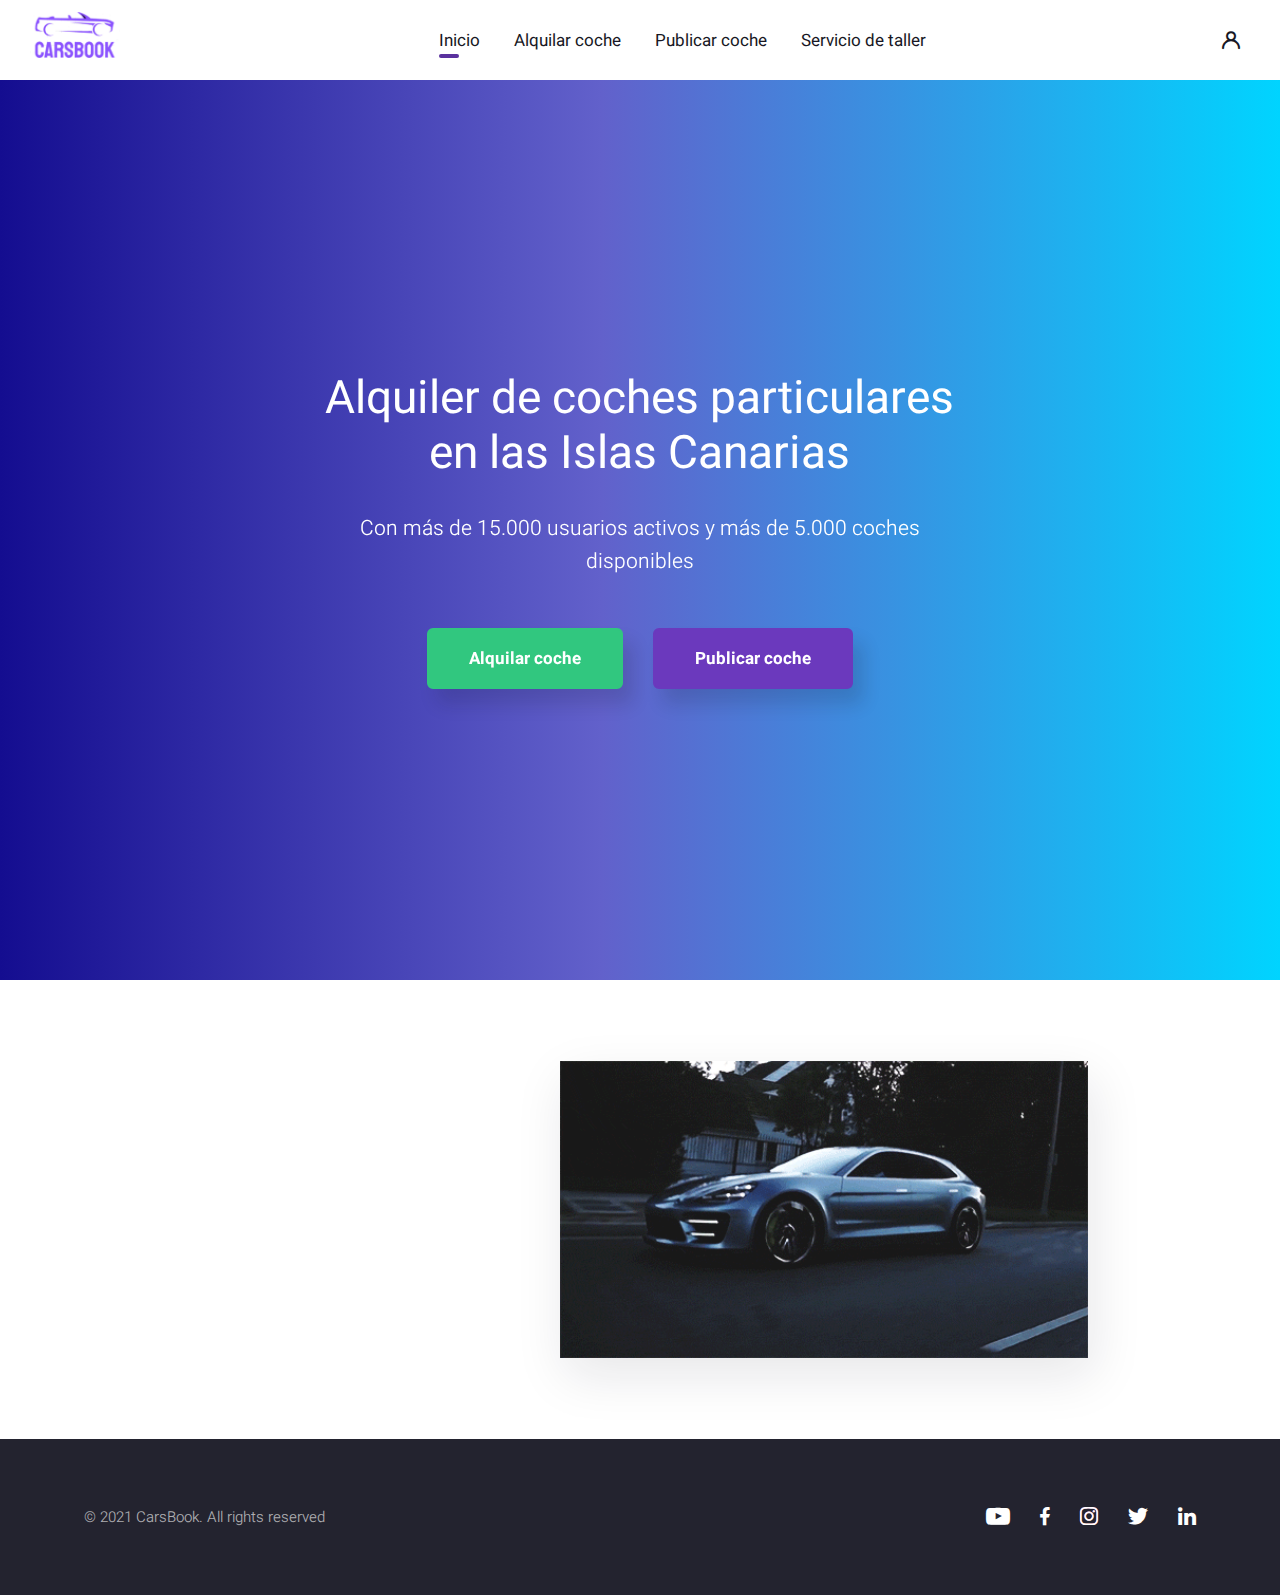
<file: index.html>
<!DOCTYPE html>
<html lang="en">
  <head>
    <title>CarsBook</title>
    <meta charset="utf-8">
    <meta name="viewport" content="width=device-width, height=device-height, initial-scale=1.0">
    <meta http-equiv="X-UA-Compatible" content="IE=edge">
    <meta property="og:title" content="Template Monster Admin Template">
    <meta property="og:description" content="brevis, barbatus clabulares aliquando convertam de dexter, peritus capio. devatio clemens habitio est.">
    <meta property="og:image" content="http://digipunk.netii.net/images/radar.gif">
    <meta property="og:url" content="http://digipunk.netii.net">
    <link rel="icon" href="images/favicon.ico" type="image/x-icon">
    <link rel="stylesheet" href="components/base/base.css">
    <script src="components/base/core.js"></script>
    <script src="components/base/script.js"></script>
    <script type="application/ld+json">
      {
        "@context": "https://schema.org",
        "@type": "AutoRental",
        "name": "CarsBook",
        "image": "",
        "@id": "",
        "url": "",
        "telephone": "123456",
        "address": {
          "@type": "PostalAddress",
          "streetAddress": "Ull",
          "addressLocality": "Tenerife",
          "postalCode": "",
          "addressCountry": "ES"
        },
        "openingHoursSpecification": {
          "@type": "OpeningHoursSpecification",
          "dayOfWeek": [
            "Monday",
            "Tuesday",
            "Wednesday",
            "Thursday",
            "Friday",
            "Saturday",
            "Sunday"
          ],
          "opens": "00:00",
          "closes": "23:59"
        } 
      }
    </script>
    <script type="application/ld+json">
      {
        "@context": "https://schema.org",
        "@type": "Corporation",
        "name": "CarsBook",
        "alternateName": "GCO",
        "url": "https://www.ull.es/",
        "logo": ""
      }
    </script>
  </head>
  <body>
    <div class="page">
      <!--RD Navbar-->
      <header class="section rd-navbar-wrap">
        <nav class="rd-navbar">
          <div class="navbar-container">
            <div class="navbar-cell">
              <div class="navbar-panel">
                <button class="navbar-switch int-hamburger novi-icon" data-multi-switch='{"targets":".rd-navbar","scope":".rd-navbar","isolate":"[data-multi-switch]"}'></button>
                <div class="navbar-logo"><a class="navbar-logo-link" href="index.html"><img class="navbar-logo-default" src="images/LogoGCO.png" alt="Intense" width="113" height="70"/><img class="navbar-logo-inverse" src="images/LogoGCO.png" alt="Intense" width="113" height="70"/></a></div>
              </div>
            </div>
            <div class="navbar-cell navbar-spacer"></div>
            <div class="navbar-cell navbar-sidebar">
              <ul class="navbar-navigation rd-navbar-nav">
                <li class="navbar-navigation-root-item active"><a class="navbar-navigation-root-link" href="index.html">Inicio</a>
                </li>
                <li class="navbar-navigation-root-item"><a class="navbar-navigation-root-link" href="alquila.html">Alquilar coche</a>
                </li>
                <li class="navbar-navigation-root-item"><a class="navbar-navigation-root-link" href="publica.html">Publicar coche</a>
                </li>
                <li class="navbar-navigation-root-item"><a class="navbar-navigation-root-link" href="taller.html">Servicio de taller</a>
                </li>
              </ul>
            </div>
            <div class="navbar-cell">
              <div class="navbar-subpanel">
                <div class="navbar-subpanel-item">
                  <button class="navbar-button user-switch int-user novi-icon" data-multi-switch='{"targets":".rd-navbar","scope":".rd-navbar","class":"navbar-user-active","isolate":"[data-multi-switch]:not(.user-switch)"}'></button>
                </div>
              </div>
            </div>
          </div>
        </nav>
      </header>
      <!-- Intro-->
      <section class="section section-lg bg-gradient-animated text-center d-flex align-items-center min-vh-100">
        <div class="container">
          <div class="row justify-content-center">
            <div class="col-md-10 col-lg-8 col-xl-7 col-xxl-6" data-animate='{"class":"fadeInUp"}'>
              <h1>Alquiler de coches particulares en las Islas Canarias</h1>
              <p>Con más de 15.000 usuarios activos y más de 5.000 coches disponibles</p>
              <div class="offset-md group-30"><a class="btn btn-lg btn-primary" href="alquila.html">Alquilar coche</a><a class="btn btn-lg btn-secondary" href="publica.html">Publicar coche</a></div>
            </div>
          </div>
        </div>
      </section>
      <!-- Novi-->
      <section class="section section-lg bg-transparent" id="journey">
        <div class="container">
          <div class="row row-30 align-items-center justify-content-lg-between">
            <div class="col-sm-6 col-md-5 col-lg-4" data-animate='{"class":"fadeInLeft"}'>
              <h1 class="home-gif">Una flota moderna y variada</h1>
              <p class="home-gif-black">Nuestros clientes pueden elegir entre una amplia gama de prestigiosas marcas y modelos de vehículos. La seguridad y la satisfacción son nuestra prioridad.</p>
            </div>
            <div class="col-xs-10 col-sm-6 col-md-7"><img class="shadow-lg" src="images/car-home.gif" alt="" width="730" height="456"/>
            </div>
          </div>
        </div>
      </section>
      <!-- Footer default extended-->
      <footer class="section footer bg-800 text-400 context-dark">
        <div class="container">
          <div class="row row-15 align-items-center justify-content-between footer-panel">
            <div class="col-auto">
                    <!-- Copyright-->
                    <p class="rights"><span>&copy; 2021&nbsp;</span><span>CarsBook</span><span>. All rights reserved</span></p>
            </div>
            <div class="col-auto">
              <div class="group-30 d-flex text-white"><a class="icon icon-xs icon-social int-youtube novi-icon" href="#"></a><a class="icon icon-xs icon-social int-facebook novi-icon" href="#"></a><a class="icon icon-xs icon-social int-instagram novi-icon" href="#"></a><a class="icon icon-xs icon-social int-twitter novi-icon" href="#"></a><a class="icon icon-xs icon-social int-linkedin novi-icon" href="#"></a></div>
            </div>
          </div>
        </div>
      </footer>
    </div>
  </body>
</html>
</file>
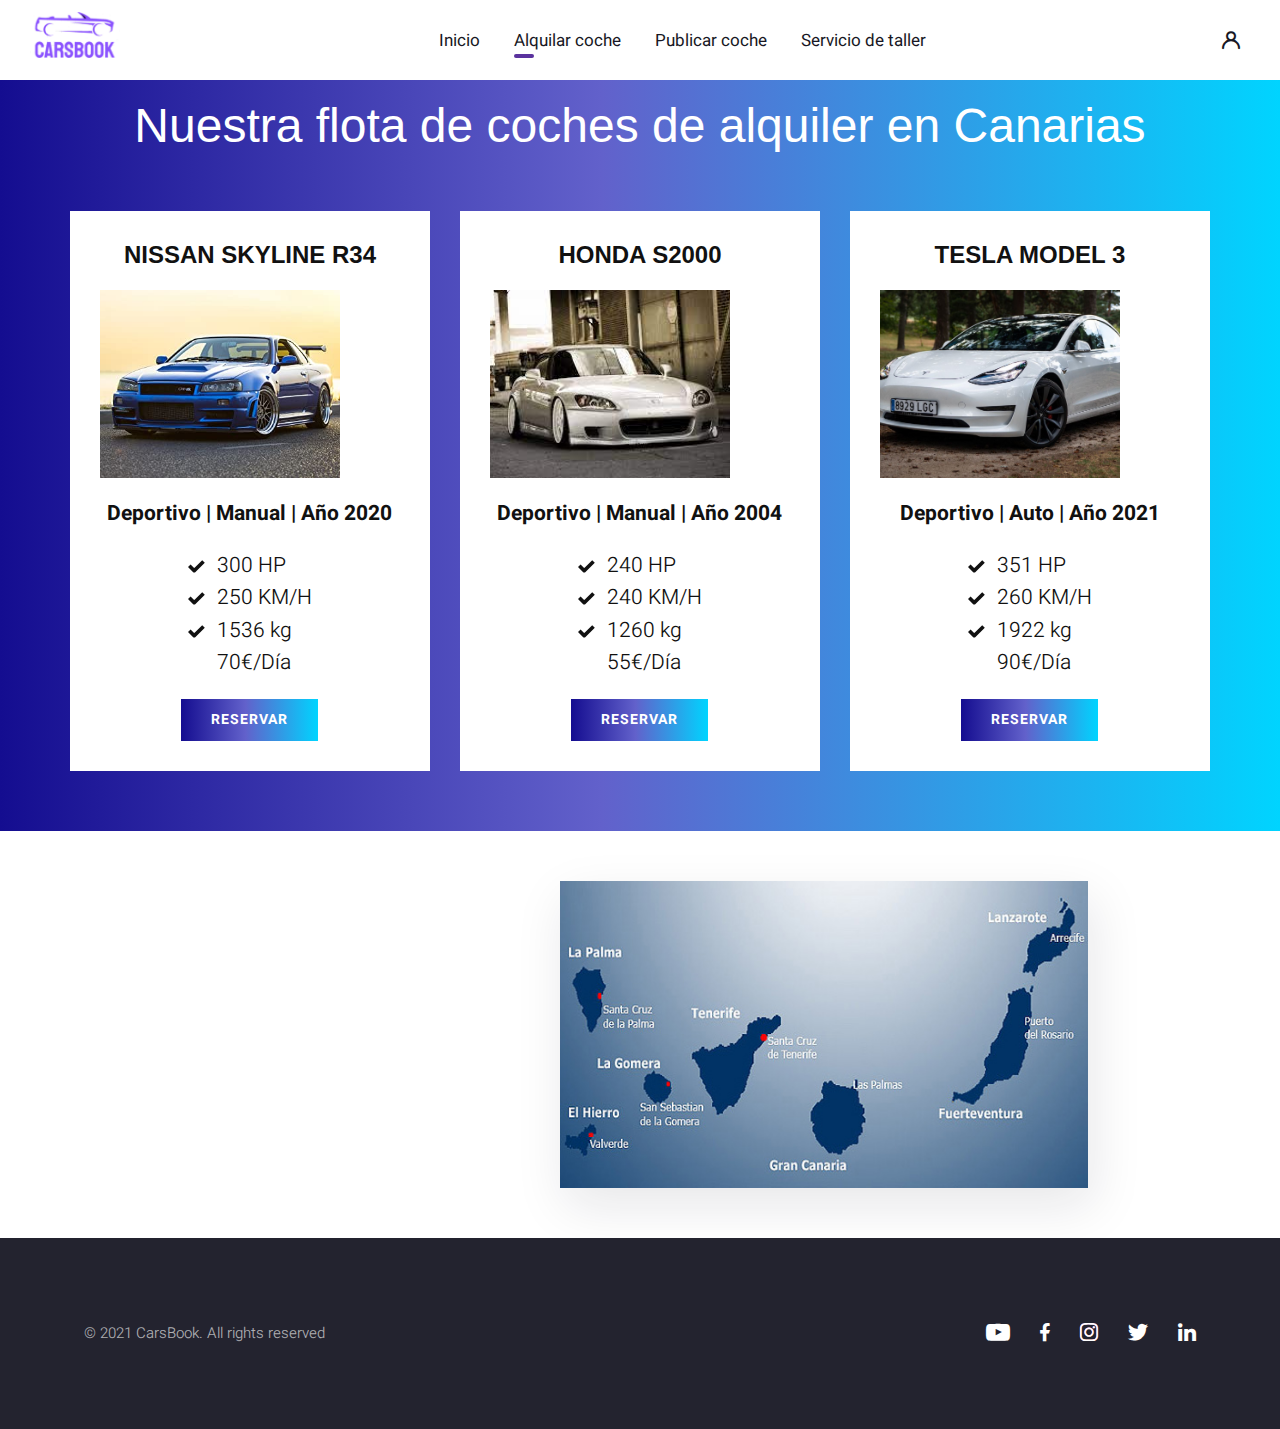
<file: alquila.html>
<!DOCTYPE html>
<html lang="en">
  <head>
    <title>Alquilar un coche</title>
    <meta charset="utf-8">
    <meta name="viewport" content="width=device-width, height=device-height, initial-scale=1.0">
    <meta http-equiv="X-UA-Compatible" content="IE=edge">
    <meta property="og:title" content="Template Monster Admin Template">
    <meta property="og:description" content="brevis, barbatus clabulares aliquando convertam de dexter, peritus capio. devatio clemens habitio est.">
    <meta property="og:image" content="http://digipunk.netii.net/images/radar.gif">
    <meta property="og:url" content="http://digipunk.netii.net">
    <link rel="icon" href="images/favicon.ico" type="image/x-icon">
    <link rel="stylesheet" href="components/base/base.css">
    <link rel="stylesheet" href="components/util/Casa.css" media="screen">
    <link rel="stylesheet" href="components/util/util.css" media="screen">
    <script src="components/base/core.js"></script>
    <script src="components/base/script.js"></script>
    <script type="application/ld+json">
      {
        "@context": "https://schema.org/", 
        "@type": "Product", 
        "name": "Skyline",
        "image": "",
        "description": "Coche particular para alquilar",
        "brand": "Nissan",
        "offers": {
          "@type": "Offer",
          "url": "",
          "priceCurrency": "EUR",
          "price": "70",
          "availability": "https://schema.org/InStock",
          "itemCondition": "https://schema.org/UsedCondition"
        }
      }
    </script>
    <script type="application/ld+json">
      {
        "@context": "https://schema.org/", 
        "@type": "Product", 
        "name": "S2000",
        "image": "",
        "description": "Coche particular para alquilar",
        "brand": "Honda",
        "offers": {
          "@type": "Offer",
          "url": "",
          "priceCurrency": "EUR",
          "price": "55",
          "availability": "https://schema.org/InStock",
          "itemCondition": "https://schema.org/UsedCondition"
        }
      }
    </script>
    <script type="application/ld+json">
      {
        "@context": "https://schema.org/", 
        "@type": "Product", 
        "name": "Model 3",
        "image": "",
        "description": "Coche particular para alquilar",
        "brand": "Tesla",
        "offers": {
          "@type": "Offer",
          "url": "",
          "priceCurrency": "EUR",
          "price": "90",
          "availability": "https://schema.org/InStock",
          "itemCondition": "https://schema.org/UsedCondition"
        }
      }
    </script>
    <script type="application/ld+json">
      {
        "@context": "https://schema.org",
        "@type": "AutoRental",
        "name": "CarsBook",
        "image": "",
        "@id": "",
        "url": "",
        "telephone": "123456",
        "address": {
          "@type": "PostalAddress",
          "streetAddress": "Ull",
          "addressLocality": "Tenerife",
          "postalCode": "",
          "addressCountry": "ES"
        },
        "openingHoursSpecification": {
          "@type": "OpeningHoursSpecification",
          "dayOfWeek": [
            "Monday",
            "Tuesday",
            "Wednesday",
            "Thursday",
            "Friday",
            "Saturday",
            "Sunday"
          ],
          "opens": "00:00",
          "closes": "23:59"
        } 
      }
    </script>
    <script type="application/ld+json">
      {
        "@context": "https://schema.org",
        "@type": "Corporation",
        "name": "CarsBook",
        "alternateName": "GCO",
        "url": "https://www.ull.es/",
        "logo": ""
      }
    </script>
  </head>
  <body>
    <div class="page">
      <!--RD Navbar-->
      <header class="section rd-navbar-wrap">
        <nav class="rd-navbar">
          <div class="navbar-container">
            <div class="navbar-cell">
              <div class="navbar-panel">
                <button class="navbar-switch int-hamburger novi-icon" data-multi-switch='{"targets":".rd-navbar","scope":".rd-navbar","isolate":"[data-multi-switch]"}'></button>
                <div class="navbar-logo"><a class="navbar-logo-link" href="index.html"><img class="navbar-logo-default" src="images/LogoGCO.png" alt="Intense" width="113" height="70"/><img class="navbar-logo-inverse" src="images/LogoGCO.png" alt="Intense" width="113" height="70"/></a></div>
              </div>
            </div>
            <div class="navbar-cell navbar-spacer"></div>
            <div class="navbar-cell navbar-sidebar">
              <ul class="navbar-navigation rd-navbar-nav">
                <li class="navbar-navigation-root-item"><a class="navbar-navigation-root-link" href="index.html">Inicio</a>
                </li>
                <li class="navbar-navigation-root-item active"><a class="navbar-navigation-root-link" href="alquila.html">Alquilar coche</a>
                </li>
                <li class="navbar-navigation-root-item"><a class="navbar-navigation-root-link" href="publica.html">Publicar coche</a>
                </li>
                <li class="navbar-navigation-root-item"><a class="navbar-navigation-root-link" href="taller.html">Servicio de taller</a>
                </li>
              </ul>
            </div>
            <div class="navbar-cell">
              <div class="navbar-subpanel">
                <div class="navbar-subpanel-item">
                  <button class="navbar-button user-switch int-user novi-icon" data-multi-switch='{"targets":".rd-navbar","scope":".rd-navbar","class":"navbar-user-active","isolate":"[data-multi-switch]:not(.user-switch)"}'></button>
                </div>
              </div>
            </div>
          </div>
        </nav>
      </header>
      <!-- Novi-->
      <section class="u-align-center u-clearfix u-palette-4-base u-section-2" id="carousel_4166">
        <div class="u-clearfix u-sheet u-valign-middle u-sheet-1">
          <h1>Nuestra flota de coches de alquiler en Canarias</h1>
          <div class="u-list u-list-1">
            <div class="u-repeater u-repeater-1">
              <div class="u-container-style u-list-item u-repeater-item u-white u-list-item-1">
                <div class="u-container-layout u-similar-container u-valign-top u-container-layout-1">
                  <h4 class="u-align-center u-custom-font u-font-montserrat u-text u-text-palette-4-base u-text-2">Nissan Skyline R34</h4>
                  <img alt="" class="u-expanded-width u-image u-image-default u-image-1" src="images/skyline.jpg">
                  <p class="u-align-center u-text u-text-default u-text-3">Deportivo | Manual | Año 2020</p>
                  <ul class="u-align-left u-custom-list u-text u-text-default u-text-4">
                    <li>
                      <div class="u-list-icon">
                        <svg xmlns="http://www.w3.org/2000/svg" xmlns:xlink="http://www.w3.org/1999/xlink" version="1.1" xml:space="preserve" class="u-svg-content" viewBox="0 0 512 512" id="svg-7189"><path d="m433.1 67.1-231.8 231.9c-6.2 6.2-16.4 6.2-22.6 0l-99.8-99.8-78.9 78.8 150.5 150.5c10.5 10.5 24.6 16.3 39.4 16.3 14.8 0 29-5.9 39.4-16.3l282.7-282.5z" fill="currentColor"></path></svg>
                      </div>300 HP
                    </li>
                    <li>
                      <div class="u-list-icon">
                        <svg xmlns="http://www.w3.org/2000/svg" xmlns:xlink="http://www.w3.org/1999/xlink" version="1.1" xml:space="preserve" class="u-svg-content" viewBox="0 0 512 512" id="svg-7189"><path d="m433.1 67.1-231.8 231.9c-6.2 6.2-16.4 6.2-22.6 0l-99.8-99.8-78.9 78.8 150.5 150.5c10.5 10.5 24.6 16.3 39.4 16.3 14.8 0 29-5.9 39.4-16.3l282.7-282.5z" fill="currentColor"></path></svg>
                      </div>250 KM/H
                    </li>
                    <li>
                      <div class="u-list-icon">
                        <svg xmlns="http://www.w3.org/2000/svg" xmlns:xlink="http://www.w3.org/1999/xlink" version="1.1" xml:space="preserve" class="u-svg-content" viewBox="0 0 512 512" id="svg-7189"><path d="m433.1 67.1-231.8 231.9c-6.2 6.2-16.4 6.2-22.6 0l-99.8-99.8-78.9 78.8 150.5 150.5c10.5 10.5 24.6 16.3 39.4 16.3 14.8 0 29-5.9 39.4-16.3l282.7-282.5z" fill="currentColor"></path></svg>
                      </div>1536 kg
                    </li>
                    <li>
                      <div class="u-list-icon">
                      </div>70€/Día
                    </li>
                  </ul>
                  <a href="" class="u-btn u-btn-rectangle u-button-style u-palette-4-base u-btn-1">Reservar</a>
                </div>
              </div>
              <div class="u-container-style u-list-item u-repeater-item u-white u-list-item-1">
                <div class="u-container-layout u-similar-container u-valign-top u-container-layout-1">
                  <h4 class="u-align-center u-custom-font u-font-montserrat u-text u-text-palette-4-base u-text-2">Honda S2000</h4>
                  <img alt="" class="u-expanded-width u-image u-image-default u-image-1" src="images/HondaS2000.jpg">
                  <p class="u-align-center u-text u-text-default u-text-3">Deportivo | Manual | Año 2004</p>
                  <ul class="u-align-left u-custom-list u-text u-text-default u-text-4">
                    <li>
                      <div class="u-list-icon">
                        <svg xmlns="http://www.w3.org/2000/svg" xmlns:xlink="http://www.w3.org/1999/xlink" version="1.1" xml:space="preserve" class="u-svg-content" viewBox="0 0 512 512" id="svg-7189"><path d="m433.1 67.1-231.8 231.9c-6.2 6.2-16.4 6.2-22.6 0l-99.8-99.8-78.9 78.8 150.5 150.5c10.5 10.5 24.6 16.3 39.4 16.3 14.8 0 29-5.9 39.4-16.3l282.7-282.5z" fill="currentColor"></path></svg>
                      </div>240 HP
                    </li>
                    <li>
                      <div class="u-list-icon">
                        <svg xmlns="http://www.w3.org/2000/svg" xmlns:xlink="http://www.w3.org/1999/xlink" version="1.1" xml:space="preserve" class="u-svg-content" viewBox="0 0 512 512" id="svg-7189"><path d="m433.1 67.1-231.8 231.9c-6.2 6.2-16.4 6.2-22.6 0l-99.8-99.8-78.9 78.8 150.5 150.5c10.5 10.5 24.6 16.3 39.4 16.3 14.8 0 29-5.9 39.4-16.3l282.7-282.5z" fill="currentColor"></path></svg>
                      </div>240 KM/H
                    </li>
                    <li>
                      <div class="u-list-icon">
                        <svg xmlns="http://www.w3.org/2000/svg" xmlns:xlink="http://www.w3.org/1999/xlink" version="1.1" xml:space="preserve" class="u-svg-content" viewBox="0 0 512 512" id="svg-7189"><path d="m433.1 67.1-231.8 231.9c-6.2 6.2-16.4 6.2-22.6 0l-99.8-99.8-78.9 78.8 150.5 150.5c10.5 10.5 24.6 16.3 39.4 16.3 14.8 0 29-5.9 39.4-16.3l282.7-282.5z" fill="currentColor"></path></svg>
                      </div>1260 kg
                    </li>
                    <li>
                      <div class="u-list-icon">
                      </div>55€/Día
                    </li>
                  </ul>
                  <a href="" class="u-btn u-btn-rectangle u-button-style u-palette-4-base u-btn-1">Reservar</a>
                </div>
              </div>
              <div class="u-container-style u-list-item u-repeater-item u-white u-list-item-1">
                <div class="u-container-layout u-similar-container u-valign-top u-container-layout-1">
                  <h4 class="u-align-center u-custom-font u-font-montserrat u-text u-text-palette-4-base u-text-2">Tesla Model 3</h4>
                  <img alt="" class="u-expanded-width u-image u-image-default u-image-1" src="images/tesla.jpg">
                  <p class="u-align-center u-text u-text-default u-text-3">Deportivo | Auto | Año 2021</p>
                  <ul class="u-align-left u-custom-list u-text u-text-default u-text-4">
                    <li>
                      <div class="u-list-icon">
                        <svg xmlns="http://www.w3.org/2000/svg" xmlns:xlink="http://www.w3.org/1999/xlink" version="1.1" xml:space="preserve" class="u-svg-content" viewBox="0 0 512 512" id="svg-7189"><path d="m433.1 67.1-231.8 231.9c-6.2 6.2-16.4 6.2-22.6 0l-99.8-99.8-78.9 78.8 150.5 150.5c10.5 10.5 24.6 16.3 39.4 16.3 14.8 0 29-5.9 39.4-16.3l282.7-282.5z" fill="currentColor"></path></svg>
                      </div>351 HP
                    </li>
                    <li>
                      <div class="u-list-icon">
                        <svg xmlns="http://www.w3.org/2000/svg" xmlns:xlink="http://www.w3.org/1999/xlink" version="1.1" xml:space="preserve" class="u-svg-content" viewBox="0 0 512 512" id="svg-7189"><path d="m433.1 67.1-231.8 231.9c-6.2 6.2-16.4 6.2-22.6 0l-99.8-99.8-78.9 78.8 150.5 150.5c10.5 10.5 24.6 16.3 39.4 16.3 14.8 0 29-5.9 39.4-16.3l282.7-282.5z" fill="currentColor"></path></svg>
                      </div>260 KM/H
                    </li>
                    <li>
                      <div class="u-list-icon">
                        <svg xmlns="http://www.w3.org/2000/svg" xmlns:xlink="http://www.w3.org/1999/xlink" version="1.1" xml:space="preserve" class="u-svg-content" viewBox="0 0 512 512" id="svg-7189"><path d="m433.1 67.1-231.8 231.9c-6.2 6.2-16.4 6.2-22.6 0l-99.8-99.8-78.9 78.8 150.5 150.5c10.5 10.5 24.6 16.3 39.4 16.3 14.8 0 29-5.9 39.4-16.3l282.7-282.5z" fill="currentColor"></path></svg>
                      </div>1922 kg
                    </li>
                    <li>
                      <div class="u-list-icon">
                      </div>90€/Día
                    </li>
                  </ul>
                  <a href="" class="u-btn u-btn-rectangle u-button-style u-palette-4-base u-btn-1">Reservar</a>
                </div>
              </div>
            </div>
          </div>
        </div>
      </section>
      <!-- Novi-->
      <section class="section section-lg bg-transparent" id="journey">
        <div class="container">
          <div class="row row-30 align-items-center justify-content-lg-between">
            <div class="col-sm-6 col-md-5 col-lg-4" data-animate='{"class":"fadeInLeft"}'>
              <h1 class="home-gif">Busca coches por tu zona</h1>
              <p class="home-gif-black">La mayoría de las reservas se pueden cancelar o cambiar gratis hasta 48 horas antes de la recogida.</p>
            </div>
            <div class="col-xs-10 col-sm-6 col-md-7"><img class="shadow-lg" src="images/mapa.jpg" alt="" width="730" height="456"/>
            </div>
          </div>
        </div>
      </section>
      <!-- Footer default extended-->
      <footer class="section footer bg-800 text-400 context-dark">
        <div class="container">
          <div class="row row-15 align-items-center justify-content-between footer-panel">
            <div class="col-auto">
                    <!-- Copyright-->
                    <p class="rights"><span>&copy; 2021&nbsp;</span><span>CarsBook</span><span>. All rights reserved</span></p>
            </div>
            <div class="col-auto">
              <div class="group-30 d-flex text-white"><a class="icon icon-xs icon-social int-youtube novi-icon" href="#"></a><a class="icon icon-xs icon-social int-facebook novi-icon" href="#"></a><a class="icon icon-xs icon-social int-instagram novi-icon" href="#"></a><a class="icon icon-xs icon-social int-twitter novi-icon" href="#"></a><a class="icon icon-xs icon-social int-linkedin novi-icon" href="#"></a></div>
            </div>
          </div>
        </div>
      </footer>
    </div>
  </body>
</html>
</file>
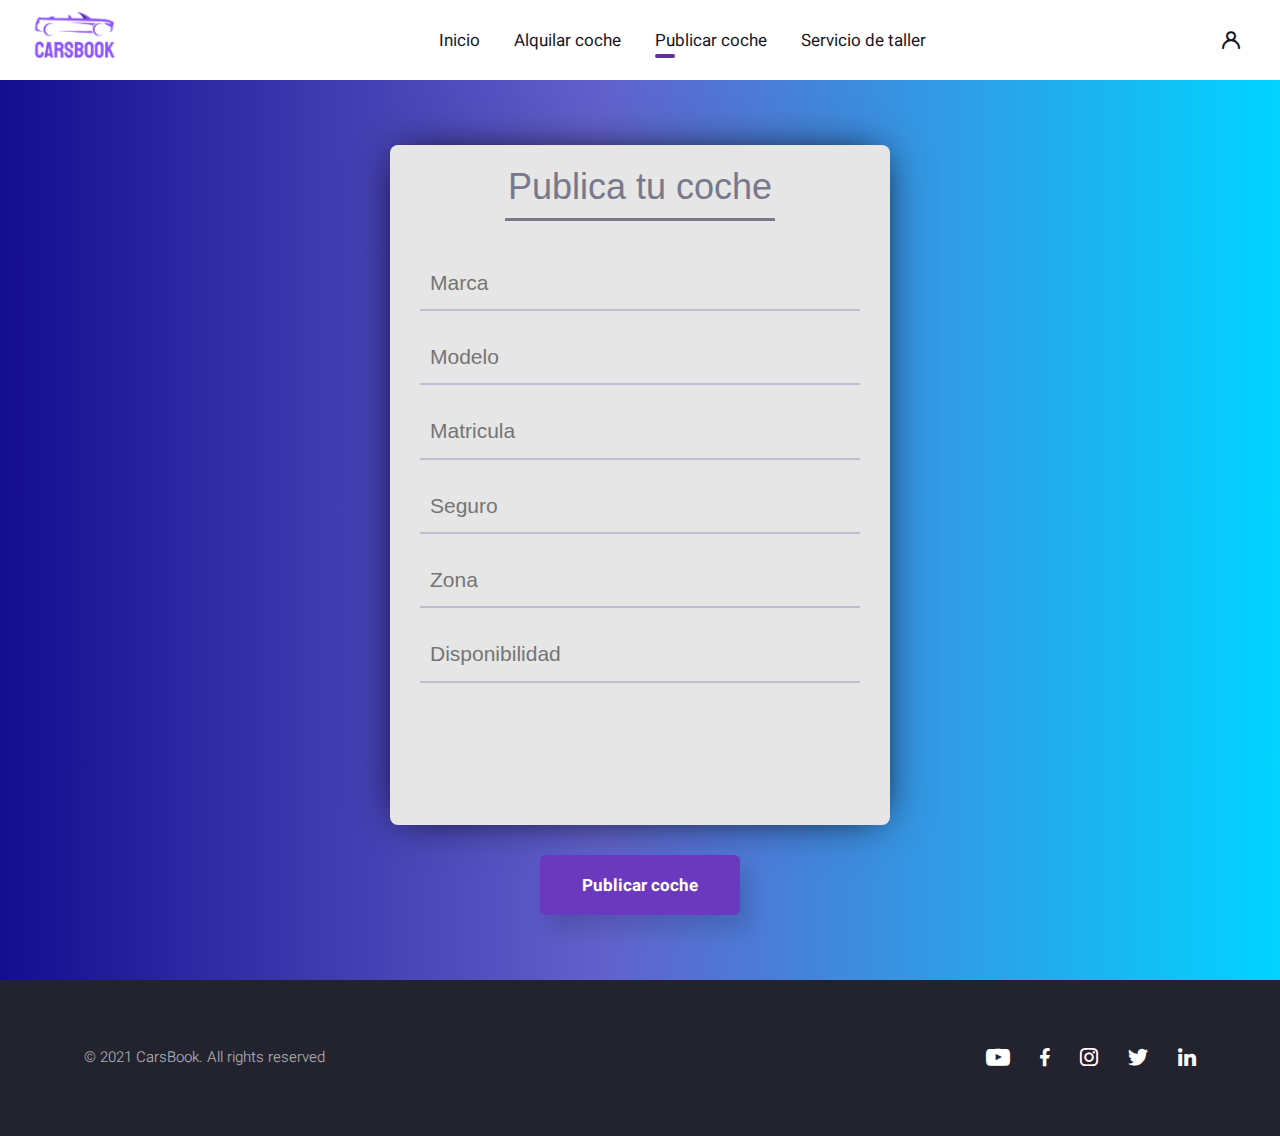
<file: publica.html>
<!DOCTYPE html>
<html lang="en">
  <head>
    <title>Publica tu coche</title>
    <meta charset="utf-8">
    <meta name="viewport" content="width=device-width, height=device-height, initial-scale=1.0">
    <meta http-equiv="X-UA-Compatible" content="IE=edge">
    <meta property="og:title" content="Template Monster Admin Template">
    <meta property="og:description" content="brevis, barbatus clabulares aliquando convertam de dexter, peritus capio. devatio clemens habitio est.">
    <meta property="og:image" content="http://digipunk.netii.net/images/radar.gif">
    <meta property="og:url" content="http://digipunk.netii.net">
    <link rel="icon" href="images/favicon.ico" type="image/x-icon">
    <link rel="stylesheet" href="components/base/base.css">
    <script src="components/base/core.js"></script>
    <script src="components/base/script.js"></script>
    <script type="application/ld+json">
      {
        "@context": "https://schema.org",
        "@type": "AutoRental",
        "name": "CarsBook",
        "image": "",
        "@id": "",
        "url": "",
        "telephone": "123456",
        "address": {
          "@type": "PostalAddress",
          "streetAddress": "Ull",
          "addressLocality": "Tenerife",
          "postalCode": "",
          "addressCountry": "ES"
        },
        "openingHoursSpecification": {
          "@type": "OpeningHoursSpecification",
          "dayOfWeek": [
            "Monday",
            "Tuesday",
            "Wednesday",
            "Thursday",
            "Friday",
            "Saturday",
            "Sunday"
          ],
          "opens": "00:00",
          "closes": "23:59"
        } 
      }
    </script>
    <script type="application/ld+json">
      {
        "@context": "https://schema.org",
        "@type": "Corporation",
        "name": "CarsBook",
        "alternateName": "GCO",
        "url": "https://www.ull.es/",
        "logo": ""
      }
    </script>
    <script type="application/ld+json">
      {
        "@context": "https://schema.org/", 
        "@type": "HowTo", 
        "name": "Publicar tu coche",
        "description": "Este formulario permite ingresar los datos de tu coche para poder publicarlo y alquilarlo en nuestra plataforma",
        "step": [{
          "@type": "HowToStep",
          "text": "Ingresar la marca"
        },{
          "@type": "HowToStep",
          "text": "Ingresar el modelo"
        },{
          "@type": "HowToStep",
          "text": "Ingresar matricula"
        },{
          "@type": "HowToStep",
          "text": "Ingresar seguro"
        },{
          "@type": "HowToStep",
          "text": "Ingresar zona"
        },{
          "@type": "HowToStep",
          "text": "Ingresar disponibilidad"
        }]    
      }
    </script>
  </head>
  <body>
    <div class="page">
      <!--RD Navbar-->
      <header class="section rd-navbar-wrap">
        <nav class="rd-navbar">
          <div class="navbar-container">
            <div class="navbar-cell">
              <div class="navbar-panel">
                <button class="navbar-switch int-hamburger novi-icon" data-multi-switch='{"targets":".rd-navbar","scope":".rd-navbar","isolate":"[data-multi-switch]"}'></button>
                <div class="navbar-logo"><a class="navbar-logo-link" href="index.html"><img class="navbar-logo-default" src="images/LogoGCO.png" alt="Intense" width="113" height="70"/><img class="navbar-logo-inverse" src="images/LogoGCO.png" alt="Intense" width="113" height="70"/></a></div>
              </div>
            </div>
            <div class="navbar-cell navbar-spacer"></div>
            <div class="navbar-cell navbar-sidebar">
              <ul class="navbar-navigation rd-navbar-nav">
                <li class="navbar-navigation-root-item"><a class="navbar-navigation-root-link" href="index.html">Inicio</a>
                </li>
                <li class="navbar-navigation-root-item"><a class="navbar-navigation-root-link" href="alquila.html">Alquilar coche</a>
                </li>
                <li class="navbar-navigation-root-item active"><a class="navbar-navigation-root-link" href="publica.html">Publicar coche</a>
                </li>
                <li class="navbar-navigation-root-item"><a class="navbar-navigation-root-link" href="taller.html">Servicio de taller</a>
                </li>
              </ul>
            </div>
            <div class="navbar-cell">
              <div class="navbar-subpanel">
                <div class="navbar-subpanel-item">
                  <button class="navbar-button user-switch int-user novi-icon" data-multi-switch='{"targets":".rd-navbar","scope":".rd-navbar","class":"navbar-user-active","isolate":"[data-multi-switch]:not(.user-switch)"}'></button>
                </div>
              </div>
            </div>
          </div>
        </nav>
      </header>
      <!-- Novi-->
      <section class="section section-lg bg-gradient-animated text-center d-flex align-items-center min-vh-100">
        <div class="container">
          <form class="form">
            <h2>Publica tu coche</h2>
            <p type="Marca:"><input placeholder="Marca"></input></p>
            <p type="Modelo:"><input placeholder="Modelo"></input></p>
            <p type="Matricula:"><input placeholder="Matricula"></input></p>
            <p type="Seguro:"><input placeholder="Seguro"></input></p>
            <p type="Zona:"><input placeholder="Zona"></input></p>
            <p type="Disponibilidad:"><input placeholder="Disponibilidad"></input></p>
          </form>
          <a class="btn btn-lg btn-secondary" href="" target="_blank">Publicar coche</a>
        </div>
      </section>
      <!-- Footer default extended-->
      <footer class="section footer bg-800 text-400 context-dark">
        <div class="container">
          <div class="row row-15 align-items-center justify-content-between footer-panel">
            <div class="col-auto">
                    <!-- Copyright-->
                    <p class="rights"><span>&copy; 2021&nbsp;</span><span>CarsBook</span><span>. All rights reserved</span></p>
            </div>
            <div class="col-auto">
              <div class="group-30 d-flex text-white"><a class="icon icon-xs icon-social int-youtube novi-icon" href="#"></a><a class="icon icon-xs icon-social int-facebook novi-icon" href="#"></a><a class="icon icon-xs icon-social int-instagram novi-icon" href="#"></a><a class="icon icon-xs icon-social int-twitter novi-icon" href="#"></a><a class="icon icon-xs icon-social int-linkedin novi-icon" href="#"></a></div>
            </div>
          </div>
        </div>
      </footer>
    </div>
  </body>
</html>
</file>
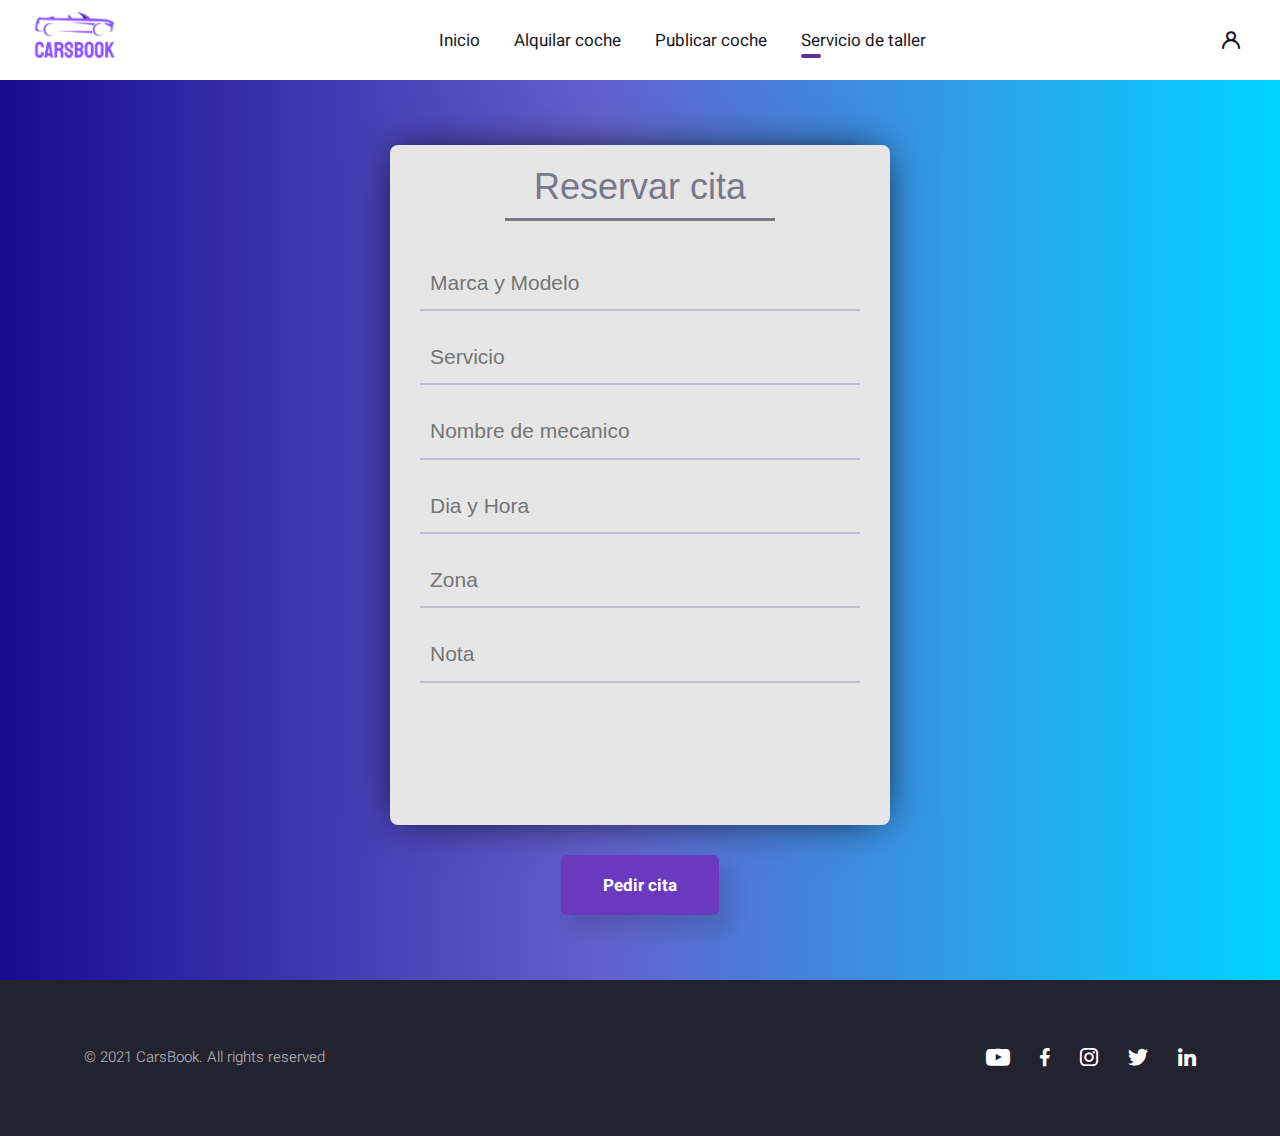
<file: taller.html>
<!DOCTYPE html>
<html lang="en">
  <head>
    <title>Cita con taller</title>
    <meta charset="utf-8">
    <meta name="viewport" content="width=device-width, height=device-height, initial-scale=1.0">
    <meta http-equiv="X-UA-Compatible" content="IE=edge">
    <meta property="og:title" content="Template Monster Admin Template">
    <meta property="og:description" content="brevis, barbatus clabulares aliquando convertam de dexter, peritus capio. devatio clemens habitio est.">
    <meta property="og:image" content="http://digipunk.netii.net/images/radar.gif">
    <meta property="og:url" content="http://digipunk.netii.net">
    <link rel="icon" href="images/favicon.ico" type="image/x-icon">
    <link rel="stylesheet" href="components/base/base.css">
    <script src="components/base/core.js"></script>
    <script src="components/base/script.js"></script>
    <script type="application/ld+json">
      {
        "@context": "https://schema.org",
        "@type": "AutoRental",
        "name": "CarsBook",
        "image": "",
        "@id": "",
        "url": "",
        "telephone": "123456",
        "address": {
          "@type": "PostalAddress",
          "streetAddress": "Ull",
          "addressLocality": "Tenerife",
          "postalCode": "",
          "addressCountry": "ES"
        },
        "openingHoursSpecification": {
          "@type": "OpeningHoursSpecification",
          "dayOfWeek": [
            "Monday",
            "Tuesday",
            "Wednesday",
            "Thursday",
            "Friday",
            "Saturday",
            "Sunday"
          ],
          "opens": "00:00",
          "closes": "23:59"
        } 
      }
    </script>
    <script type="application/ld+json">
      {
        "@context": "https://schema.org",
        "@type": "Corporation",
        "name": "CarsBook",
        "alternateName": "GCO",
        "url": "https://www.ull.es/",
        "logo": ""
      }
    </script>
    <script type="application/ld+json">
      {
        "@context": "https://schema.org/", 
        "@type": "HowTo", 
        "name": "Reservar cita en un taller",
        "description": "Este formulario permite ingresar los datos de tu coche para poder pedir una cita con un mecánico de nuestra plataforma",
        "step": [{
          "@type": "HowToStep",
          "text": "Ingresar la marca y modelo"
        },{
          "@type": "HowToStep",
          "text": "Ingresar el servicio solicitado"
        },{
          "@type": "HowToStep",
          "text": "Ingresar el nombre del mecanico"
        },{
          "@type": "HowToStep",
          "text": "Ingresar el dia y la hora de la cita"
        },{
          "@type": "HowToStep",
          "text": "Ingresar zona"
        },{
          "@type": "HowToStep",
          "text": "Ingresar alguna nota para el mecánico"
        }]    
      }
    </script>
  </head>
  <body>
    <div class="page">
      <!--RD Navbar-->
      <header class="section rd-navbar-wrap">
        <nav class="rd-navbar">
          <div class="navbar-container">
            <div class="navbar-cell">
              <div class="navbar-panel">
                <button class="navbar-switch int-hamburger novi-icon" data-multi-switch='{"targets":".rd-navbar","scope":".rd-navbar","isolate":"[data-multi-switch]"}'></button>
                <div class="navbar-logo"><a class="navbar-logo-link" href="index.html"><img class="navbar-logo-default" src="images/LogoGCO.png" alt="Intense" width="113" height="70"/><img class="navbar-logo-inverse" src="images/LogoGCO.png" alt="Intense" width="113" height="70"/></a></div>
              </div>
            </div>
            <div class="navbar-cell navbar-spacer"></div>
            <div class="navbar-cell navbar-sidebar">
              <ul class="navbar-navigation rd-navbar-nav">
                <li class="navbar-navigation-root-item"><a class="navbar-navigation-root-link" href="index.html">Inicio</a>
                </li>
                <li class="navbar-navigation-root-item"><a class="navbar-navigation-root-link" href="alquila.html">Alquilar coche</a>
                </li>
                <li class="navbar-navigation-root-item"><a class="navbar-navigation-root-link" href="publica.html">Publicar coche</a>
                </li>
                <li class="navbar-navigation-root-item active"><a class="navbar-navigation-root-link" href="taller.html">Servicio de taller</a>
                </li>
              </ul>
            </div>
            <div class="navbar-cell">
              <div class="navbar-subpanel">
                <div class="navbar-subpanel-item">
                  <button class="navbar-button user-switch int-user novi-icon" data-multi-switch='{"targets":".rd-navbar","scope":".rd-navbar","class":"navbar-user-active","isolate":"[data-multi-switch]:not(.user-switch)"}'></button>
                </div>
              </div>
            </div>
          </div>
        </nav>
      </header>
      <!-- Novi-->
      <section class="section section-lg bg-gradient-animated text-center d-flex align-items-center min-vh-100">
        <div class="container">
          <form class="form">
            <h2>Reservar cita</h2>
            <p type="MarcaModelo:"><input placeholder="Marca y Modelo"></input></p>
            <p type="Servicio:"><input placeholder="Servicio"></input></p>
            <p type="Mecanico:"><input placeholder="Nombre de mecanico"></input></p>
            <p type="DiaHora:"><input placeholder="Dia y Hora"></input></p>
            <p type="Zona:"><input placeholder="Zona"></input></p>
            <p type="Nota:"><input placeholder="Nota"></input></p>
          </form>
          <a class="btn btn-lg btn-secondary" href="" target="_blank">Pedir cita</a>
        </div>
      </section>
      <!-- Footer default extended-->
      <footer class="section footer bg-800 text-400 context-dark">
        <div class="container">
          <div class="row row-15 align-items-center justify-content-between footer-panel">
            <div class="col-auto">
                    <!-- Copyright-->
                    <p class="rights"><span>&copy; 2021&nbsp;</span><span>CarsBook</span><span>. All rights reserved</span></p>
            </div>
            <div class="col-auto">
              <div class="group-30 d-flex text-white"><a class="icon icon-xs icon-social int-youtube novi-icon" href="#"></a><a class="icon icon-xs icon-social int-facebook novi-icon" href="#"></a><a class="icon icon-xs icon-social int-instagram novi-icon" href="#"></a><a class="icon icon-xs icon-social int-twitter novi-icon" href="#"></a><a class="icon icon-xs icon-social int-linkedin novi-icon" href="#"></a></div>
            </div>
          </div>
        </div>
      </footer>
    </div>
  </body>
</html>
</file>
<file: components/base/base.css>
*,
*::before,
*::after {
	box-sizing: border-box;
}

html {
	font-family: sans-serif;
	line-height: 1.15;
	-webkit-text-size-adjust: 100%;
	-webkit-tap-highlight-color: rgba(0, 0, 0, 0);
}

article, aside, figcaption, figure, footer, header, hgroup, main, nav, section {
	display: block;
}

body {
	margin: 0;
	font-family: "Heebo", sans-serif;
	font-size: 1.3125rem;
	font-weight: 300;
	line-height: 1.54;
	color: #ffffff;
	text-align: left;
	background-color: #fff;
}

[tabindex="-1"]:focus {
	outline: 0 !important;
}

hr {
	box-sizing: content-box;
	height: 0;
	overflow: visible;
}

h1, h2, h3, h4, h5, h6 {
	margin-top: 0;
	margin-bottom: 0.5rem;
}

p {
	margin-top: 0;
	margin-bottom: 1rem;
}

abbr[title],
abbr[data-original-title] {
	text-decoration: underline;
	text-decoration: underline dotted;
	cursor: help;
	border-bottom: 0;
	text-decoration-skip-ink: none;
}

address {
	margin-bottom: 1rem;
	font-style: normal;
	line-height: inherit;
}

ol,
ul,
dl {
	margin-top: 0;
	margin-bottom: 1rem;
}

ol ol,
ul ul,
ol ul,
ul ol {
	margin-bottom: 0;
}

dt {
	font-weight: 700;
}

dd {
	margin-bottom: .5rem;
	margin-left: 0;
}

blockquote {
	margin: 0 0 1rem;
}

b,
strong {
	font-weight: 500;
}

small {
	font-size: 80%;
}

sub,
sup {
	position: relative;
	font-size: 75%;
	line-height: 0;
	vertical-align: baseline;
}

sub {
	bottom: -.25em;
}

sup {
	top: -.5em;
}

a {
	color: #6b39bd;
	text-decoration: none;
	background-color: transparent;
}

a:hover {
	color: #4a2782;
	text-decoration: underline;
}

a:not([href]):not([tabindex]) {
	color: inherit;
	text-decoration: none;
}

a:not([href]):not([tabindex]):hover, a:not([href]):not([tabindex]):focus {
	color: inherit;
	text-decoration: none;
}

a:not([href]):not([tabindex]):focus {
	outline: 0;
}

pre,
code,
kbd,
samp {
	font-family: SFMono-Regular, Menlo, Monaco, Consolas, "Liberation Mono", "Courier New", monospace;
	font-size: 1em;
}

pre {
	margin-top: 0;
	margin-bottom: 1rem;
	overflow: auto;
}

figure {
	margin: 0 0 1rem;
}

img {
	vertical-align: middle;
	border-style: none;
}

svg {
	overflow: hidden;
	vertical-align: middle;
}

table {
	border-collapse: collapse;
}

caption {
	padding-top: 19px 20px;
	padding-bottom: 19px 20px;
	color: #5d5d66;
	text-align: left;
	caption-side: bottom;
}

th {
	text-align: inherit;
}

label {
	display: inline-block;
	margin-bottom: 0.5rem;
}

button {
	border-radius: 0;
}

button:focus {
	outline: 1px dotted;
	outline: 5px auto -webkit-focus-ring-color;
}

input,
button,
select,
optgroup,
textarea {
	margin: 0;
	font-family: inherit;
	font-size: inherit;
	line-height: inherit;
}

button,
input {
	overflow: visible;
}

button,
select {
	text-transform: none;
}

select {
	word-wrap: normal;
}

button,
[type="button"],
[type="reset"],
[type="submit"] {
	-webkit-appearance: button;
}

button:not(:disabled),
[type="button"]:not(:disabled),
[type="reset"]:not(:disabled),
[type="submit"]:not(:disabled) {
	cursor: pointer;
}

button::-moz-focus-inner,
[type="button"]::-moz-focus-inner,
[type="reset"]::-moz-focus-inner,
[type="submit"]::-moz-focus-inner {
	padding: 0;
	border-style: none;
}

input[type="radio"],
input[type="checkbox"] {
	box-sizing: border-box;
	padding: 0;
}

input[type="date"],
input[type="time"],
input[type="datetime-local"],
input[type="month"] {
	-webkit-appearance: listbox;
}

textarea {
	overflow: auto;
	resize: vertical;
}

fieldset {
	min-width: 0;
	padding: 0;
	margin: 0;
	border: 0;
}

legend {
	display: block;
	width: 100%;
	max-width: 100%;
	padding: 0;
	margin-bottom: .5rem;
	font-size: 1.5rem;
	line-height: inherit;
	color: inherit;
	white-space: normal;
}

progress {
	vertical-align: baseline;
}

[type="number"]::-webkit-inner-spin-button,
[type="number"]::-webkit-outer-spin-button {
	height: auto;
}

[type="search"] {
	outline-offset: -2px;
	-webkit-appearance: none;
}

[type="search"]::-webkit-search-decoration {
	-webkit-appearance: none;
}

::-webkit-file-upload-button {
	font: inherit;
	-webkit-appearance: button;
}

output {
	display: inline-block;
}

summary {
	display: list-item;
	cursor: pointer;
}

template {
	display: none;
}

[hidden] {
	display: none !important;
}

h1, h2, h3, h4, h5, h6,
.h1, .h2, .h3, .h4, .h5, .h6 {
	margin-bottom: 0.5rem;
	font-weight: 400;
	line-height: 1.2;
	color: #ffffff;
}

h1, .h1 {
	font-size: 4.125rem;
}

h2, .h2 {
	font-size: 2.875rem;
}

h3, .h3 {
	font-size: 2.25rem;
}

h4, .h4 {
	font-size: 1.875rem;
}

h5, .h5 {
	font-size: 1.5rem;
}

h6, .h6 {
	font-size: 1.3125rem;
}

.lead {
	font-size: 1.50937rem;
	font-weight: 300;
}

.display-1 {
	font-size: 6rem;
	font-weight: 300;
	line-height: 1.2;
}

.display-2 {
	font-size: 5.5rem;
	font-weight: 300;
	line-height: 1.2;
}

.display-3 {
	font-size: 4.5rem;
	font-weight: 300;
	line-height: 1.2;
}

.display-4 {
	font-size: 3.5rem;
	font-weight: 300;
	line-height: 1.2;
}

hr {
	margin-top: 0;
	margin-bottom: 0;
	border: 0;
	border-top: 2px solid #e8e8e9;
}

small,
.small {
	font-size: 81%;
}

mark,
.mark {
	padding: 0 0.1em;
	background-color: #6b39bd;
}

.list-unstyled {
	padding-left: 0;
	list-style: none;
}

.list-inline {
	padding-left: 0;
	list-style: none;
}

.list-inline-item {
	display: inline-block;
}

.list-inline-item:not(:last-child) {
	margin-right: 0.5rem;
}

.initialism {
	font-size: 90%;
	text-transform: uppercase;
}

.blockquote {
	margin-bottom: 1rem;
	font-size: 1.64063rem;
}

.blockquote-footer {
	display: block;
	font-size: 81%;
	color: #5d5d66;
}

.blockquote-footer::before {
	content: "\2014\00A0";
}

.fade {
	transition: opacity 0.15s linear;
}

@media (prefers-reduced-motion: reduce) {
	.fade {
		transition: none;
	}
}

.fade:not(.show) {
	opacity: 0;
}

.collapse:not(.show) {
	display: none;
}

.collapsing {
	position: relative;
	height: 0;
	overflow: hidden;
	transition: height 0.35s ease;
}

@media (prefers-reduced-motion: reduce) {
	.collapsing {
		transition: none;
	}
}

.text-monospace {
	font-family: SFMono-Regular, Menlo, Monaco, Consolas, "Liberation Mono", "Courier New", monospace !important;
}

.text-justify {
	text-align: justify !important;
}

.text-wrap {
	white-space: normal !important;
}

.text-nowrap {
	white-space: nowrap !important;
}

.text-truncate {
	overflow: hidden;
	text-overflow: ellipsis;
	white-space: nowrap;
}

.text-left {
	text-align: left !important;
}

.text-right {
	text-align: right !important;
}

.text-center {
	text-align: center !important;
}

@media (min-width: 480px) {
	.text-xs-left {
		text-align: left !important;
	}
	.text-xs-right {
		text-align: right !important;
	}
	.text-xs-center {
		text-align: center !important;
	}
}

@media (min-width: 576px) {
	.text-sm-left {
		text-align: left !important;
	}
	.text-sm-right {
		text-align: right !important;
	}
	.text-sm-center {
		text-align: center !important;
	}
}

@media (min-width: 768px) {
	.text-md-left {
		text-align: left !important;
	}
	.text-md-right {
		text-align: right !important;
	}
	.text-md-center {
		text-align: center !important;
	}
}

@media (min-width: 992px) {
	.text-lg-left {
		text-align: left !important;
	}
	.text-lg-right {
		text-align: right !important;
	}
	.text-lg-center {
		text-align: center !important;
	}
}

@media (min-width: 1200px) {
	.text-xl-left {
		text-align: left !important;
	}
	.text-xl-right {
		text-align: right !important;
	}
	.text-xl-center {
		text-align: center !important;
	}
}

@media (min-width: 1600px) {
	.text-xxl-left {
		text-align: left !important;
	}
	.text-xxl-right {
		text-align: right !important;
	}
	.text-xxl-center {
		text-align: center !important;
	}
}

.text-lowercase {
	text-transform: lowercase !important;
}

.text-uppercase {
	text-transform: uppercase !important;
}

.text-capitalize {
	text-transform: capitalize !important;
}

.font-weight-light {
	font-weight: 300 !important;
}

.font-weight-lighter {
	font-weight: lighter !important;
}

.font-weight-normal {
	font-weight: 400 !important;
}

.font-weight-medium {
	font-weight: 500;
}

.font-weight-bold {
	font-weight: 700 !important;
}

.font-weight-bolder {
	font-weight: 500 !important;
}

.font-italic {
	font-style: italic !important;
}

.text-white {
	color: #fff !important;
}

.text-primary {
	color: #31c77f !important;
}
.home-gif {
	color: #5a329e !important;
}
.home-gif-black {
	color: #000000 !important;
}

a.text-primary:hover, a.text-primary:focus {
	color: #228a58 !important;
}

.text-secondary {
	color: #6b39bd !important;
}

a.text-secondary:hover, a.text-secondary:focus {
	color: #4a2782 !important;
}

.text-success {
	color: #77ba21 !important;
}

a.text-success:hover, a.text-success:focus {
	color: #4d7915 !important;
}

.text-info {
	color: #138ce4 !important;
}

a.text-info:hover, a.text-info:focus {
	color: #0d619d !important;
}

.text-warning {
	color: #f19711 !important;
}

a.text-warning:hover, a.text-warning:focus {
	color: #ab6b0a !important;
}

.text-danger {
	color: #e72660 !important;
}

a.text-danger:hover, a.text-danger:focus {
	color: #ad1341 !important;
}

.text-light {
	color: #f7f7f7 !important;
}

a.text-light:hover, a.text-light:focus {
	color: #d1d1d1 !important;
}

.text-dark {
	color: #171724 !important;
}

a.text-dark:hover, a.text-dark:focus {
	color: black !important;
}

.text-body {
	color: #5d5d66 !important;
}

.text-muted {
	color: #5d5d66 !important;
}

.text-black-50 {
	color: rgba(0, 0, 0, 0.5) !important;
}

.text-white-50 {
	color: rgba(255, 255, 255, 0.5) !important;
}

.text-hide {
	font: 0/0 a;
	color: transparent;
	text-shadow: none;
	background-color: transparent;
	border: 0;
}

.text-decoration-none {
	text-decoration: none !important;
}

.text-break {
	word-break: break-word !important;
	overflow-wrap: break-word !important;
}

.text-reset {
	color: inherit !important;
}

.d-none {
	display: none !important;
}

.d-inline {
	display: inline !important;
}

.d-inline-block {
	display: inline-block !important;
}

.d-block {
	display: block !important;
}

.d-table {
	display: table !important;
}

.d-table-row {
	display: table-row !important;
}

.d-table-cell {
	display: table-cell !important;
}

.d-flex {
	display: flex !important;
}

.d-inline-flex {
	display: inline-flex !important;
}

@media (min-width: 480px) {
	.d-xs-none {
		display: none !important;
	}
	.d-xs-inline {
		display: inline !important;
	}
	.d-xs-inline-block {
		display: inline-block !important;
	}
	.d-xs-block {
		display: block !important;
	}
	.d-xs-table {
		display: table !important;
	}
	.d-xs-table-row {
		display: table-row !important;
	}
	.d-xs-table-cell {
		display: table-cell !important;
	}
	.d-xs-flex {
		display: flex !important;
	}
	.d-xs-inline-flex {
		display: inline-flex !important;
	}
}

@media (min-width: 576px) {
	.d-sm-none {
		display: none !important;
	}
	.d-sm-inline {
		display: inline !important;
	}
	.d-sm-inline-block {
		display: inline-block !important;
	}
	.d-sm-block {
		display: block !important;
	}
	.d-sm-table {
		display: table !important;
	}
	.d-sm-table-row {
		display: table-row !important;
	}
	.d-sm-table-cell {
		display: table-cell !important;
	}
	.d-sm-flex {
		display: flex !important;
	}
	.d-sm-inline-flex {
		display: inline-flex !important;
	}
}

@media (min-width: 768px) {
	.d-md-none {
		display: none !important;
	}
	.d-md-inline {
		display: inline !important;
	}
	.d-md-inline-block {
		display: inline-block !important;
	}
	.d-md-block {
		display: block !important;
	}
	.d-md-table {
		display: table !important;
	}
	.d-md-table-row {
		display: table-row !important;
	}
	.d-md-table-cell {
		display: table-cell !important;
	}
	.d-md-flex {
		display: flex !important;
	}
	.d-md-inline-flex {
		display: inline-flex !important;
	}
}

@media (min-width: 992px) {
	.d-lg-none {
		display: none !important;
	}
	.d-lg-inline {
		display: inline !important;
	}
	.d-lg-inline-block {
		display: inline-block !important;
	}
	.d-lg-block {
		display: block !important;
	}
	.d-lg-table {
		display: table !important;
	}
	.d-lg-table-row {
		display: table-row !important;
	}
	.d-lg-table-cell {
		display: table-cell !important;
	}
	.d-lg-flex {
		display: flex !important;
	}
	.d-lg-inline-flex {
		display: inline-flex !important;
	}
}

@media (min-width: 1200px) {
	.d-xl-none {
		display: none !important;
	}
	.d-xl-inline {
		display: inline !important;
	}
	.d-xl-inline-block {
		display: inline-block !important;
	}
	.d-xl-block {
		display: block !important;
	}
	.d-xl-table {
		display: table !important;
	}
	.d-xl-table-row {
		display: table-row !important;
	}
	.d-xl-table-cell {
		display: table-cell !important;
	}
	.d-xl-flex {
		display: flex !important;
	}
	.d-xl-inline-flex {
		display: inline-flex !important;
	}
}

@media (min-width: 1600px) {
	.d-xxl-none {
		display: none !important;
	}
	.d-xxl-inline {
		display: inline !important;
	}
	.d-xxl-inline-block {
		display: inline-block !important;
	}
	.d-xxl-block {
		display: block !important;
	}
	.d-xxl-table {
		display: table !important;
	}
	.d-xxl-table-row {
		display: table-row !important;
	}
	.d-xxl-table-cell {
		display: table-cell !important;
	}
	.d-xxl-flex {
		display: flex !important;
	}
	.d-xxl-inline-flex {
		display: inline-flex !important;
	}
}

@media print {
	.d-print-none {
		display: none !important;
	}
	.d-print-inline {
		display: inline !important;
	}
	.d-print-inline-block {
		display: inline-block !important;
	}
	.d-print-block {
		display: block !important;
	}
	.d-print-table {
		display: table !important;
	}
	.d-print-table-row {
		display: table-row !important;
	}
	.d-print-table-cell {
		display: table-cell !important;
	}
	.d-print-flex {
		display: flex !important;
	}
	.d-print-inline-flex {
		display: inline-flex !important;
	}
}

.float-left {
	float: left !important;
}

.float-right {
	float: right !important;
}

.float-none {
	float: none !important;
}

@media (min-width: 480px) {
	.float-xs-left {
		float: left !important;
	}
	.float-xs-right {
		float: right !important;
	}
	.float-xs-none {
		float: none !important;
	}
}

@media (min-width: 576px) {
	.float-sm-left {
		float: left !important;
	}
	.float-sm-right {
		float: right !important;
	}
	.float-sm-none {
		float: none !important;
	}
}

@media (min-width: 768px) {
	.float-md-left {
		float: left !important;
	}
	.float-md-right {
		float: right !important;
	}
	.float-md-none {
		float: none !important;
	}
}

@media (min-width: 992px) {
	.float-lg-left {
		float: left !important;
	}
	.float-lg-right {
		float: right !important;
	}
	.float-lg-none {
		float: none !important;
	}
}

@media (min-width: 1200px) {
	.float-xl-left {
		float: left !important;
	}
	.float-xl-right {
		float: right !important;
	}
	.float-xl-none {
		float: none !important;
	}
}

@media (min-width: 1600px) {
	.float-xxl-left {
		float: left !important;
	}
	.float-xxl-right {
		float: right !important;
	}
	.float-xxl-none {
		float: none !important;
	}
}

.clearfix::after {
	display: block;
	clear: both;
	content: "";
}

.flex-row {
	flex-direction: row !important;
}

.flex-column {
	flex-direction: column !important;
}

.flex-row-reverse {
	flex-direction: row-reverse !important;
}

.flex-column-reverse {
	flex-direction: column-reverse !important;
}

.flex-wrap {
	flex-wrap: wrap !important;
}

.flex-nowrap {
	flex-wrap: nowrap !important;
}

.flex-wrap-reverse {
	flex-wrap: wrap-reverse !important;
}

.flex-fill {
	flex: 1 1 auto !important;
}

.flex-grow-0 {
	flex-grow: 0 !important;
}

.flex-grow-1 {
	flex-grow: 1 !important;
}

.flex-shrink-0 {
	flex-shrink: 0 !important;
}

.flex-shrink-1 {
	flex-shrink: 1 !important;
}

.justify-content-start {
	justify-content: flex-start !important;
}

.justify-content-end {
	justify-content: flex-end !important;
}

.justify-content-center {
	justify-content: center !important;
}

.justify-content-between {
	justify-content: space-between !important;
}

.justify-content-around {
	justify-content: space-around !important;
}

.align-items-start {
	align-items: flex-start !important;
}

.align-items-end {
	align-items: flex-end !important;
}

.align-items-center {
	align-items: center !important;
}

.align-items-baseline {
	align-items: baseline !important;
}

.align-items-stretch {
	align-items: stretch !important;
}

.align-content-start {
	align-content: flex-start !important;
}

.align-content-end {
	align-content: flex-end !important;
}

.align-content-center {
	align-content: center !important;
}

.align-content-between {
	align-content: space-between !important;
}

.align-content-around {
	align-content: space-around !important;
}

.align-content-stretch {
	align-content: stretch !important;
}

.align-self-auto {
	align-self: auto !important;
}

.align-self-start {
	align-self: flex-start !important;
}

.align-self-end {
	align-self: flex-end !important;
}

.align-self-center {
	align-self: center !important;
}

.align-self-baseline {
	align-self: baseline !important;
}

.align-self-stretch {
	align-self: stretch !important;
}

@media (min-width: 480px) {
	.flex-xs-row {
		flex-direction: row !important;
	}
	.flex-xs-column {
		flex-direction: column !important;
	}
	.flex-xs-row-reverse {
		flex-direction: row-reverse !important;
	}
	.flex-xs-column-reverse {
		flex-direction: column-reverse !important;
	}
	.flex-xs-wrap {
		flex-wrap: wrap !important;
	}
	.flex-xs-nowrap {
		flex-wrap: nowrap !important;
	}
	.flex-xs-wrap-reverse {
		flex-wrap: wrap-reverse !important;
	}
	.flex-xs-fill {
		flex: 1 1 auto !important;
	}
	.flex-xs-grow-0 {
		flex-grow: 0 !important;
	}
	.flex-xs-grow-1 {
		flex-grow: 1 !important;
	}
	.flex-xs-shrink-0 {
		flex-shrink: 0 !important;
	}
	.flex-xs-shrink-1 {
		flex-shrink: 1 !important;
	}
	.justify-content-xs-start {
		justify-content: flex-start !important;
	}
	.justify-content-xs-end {
		justify-content: flex-end !important;
	}
	.justify-content-xs-center {
		justify-content: center !important;
	}
	.justify-content-xs-between {
		justify-content: space-between !important;
	}
	.justify-content-xs-around {
		justify-content: space-around !important;
	}
	.align-items-xs-start {
		align-items: flex-start !important;
	}
	.align-items-xs-end {
		align-items: flex-end !important;
	}
	.align-items-xs-center {
		align-items: center !important;
	}
	.align-items-xs-baseline {
		align-items: baseline !important;
	}
	.align-items-xs-stretch {
		align-items: stretch !important;
	}
	.align-content-xs-start {
		align-content: flex-start !important;
	}
	.align-content-xs-end {
		align-content: flex-end !important;
	}
	.align-content-xs-center {
		align-content: center !important;
	}
	.align-content-xs-between {
		align-content: space-between !important;
	}
	.align-content-xs-around {
		align-content: space-around !important;
	}
	.align-content-xs-stretch {
		align-content: stretch !important;
	}
	.align-self-xs-auto {
		align-self: auto !important;
	}
	.align-self-xs-start {
		align-self: flex-start !important;
	}
	.align-self-xs-end {
		align-self: flex-end !important;
	}
	.align-self-xs-center {
		align-self: center !important;
	}
	.align-self-xs-baseline {
		align-self: baseline !important;
	}
	.align-self-xs-stretch {
		align-self: stretch !important;
	}
}

@media (min-width: 576px) {
	.flex-sm-row {
		flex-direction: row !important;
	}
	.flex-sm-column {
		flex-direction: column !important;
	}
	.flex-sm-row-reverse {
		flex-direction: row-reverse !important;
	}
	.flex-sm-column-reverse {
		flex-direction: column-reverse !important;
	}
	.flex-sm-wrap {
		flex-wrap: wrap !important;
	}
	.flex-sm-nowrap {
		flex-wrap: nowrap !important;
	}
	.flex-sm-wrap-reverse {
		flex-wrap: wrap-reverse !important;
	}
	.flex-sm-fill {
		flex: 1 1 auto !important;
	}
	.flex-sm-grow-0 {
		flex-grow: 0 !important;
	}
	.flex-sm-grow-1 {
		flex-grow: 1 !important;
	}
	.flex-sm-shrink-0 {
		flex-shrink: 0 !important;
	}
	.flex-sm-shrink-1 {
		flex-shrink: 1 !important;
	}
	.justify-content-sm-start {
		justify-content: flex-start !important;
	}
	.justify-content-sm-end {
		justify-content: flex-end !important;
	}
	.justify-content-sm-center {
		justify-content: center !important;
	}
	.justify-content-sm-between {
		justify-content: space-between !important;
	}
	.justify-content-sm-around {
		justify-content: space-around !important;
	}
	.align-items-sm-start {
		align-items: flex-start !important;
	}
	.align-items-sm-end {
		align-items: flex-end !important;
	}
	.align-items-sm-center {
		align-items: center !important;
	}
	.align-items-sm-baseline {
		align-items: baseline !important;
	}
	.align-items-sm-stretch {
		align-items: stretch !important;
	}
	.align-content-sm-start {
		align-content: flex-start !important;
	}
	.align-content-sm-end {
		align-content: flex-end !important;
	}
	.align-content-sm-center {
		align-content: center !important;
	}
	.align-content-sm-between {
		align-content: space-between !important;
	}
	.align-content-sm-around {
		align-content: space-around !important;
	}
	.align-content-sm-stretch {
		align-content: stretch !important;
	}
	.align-self-sm-auto {
		align-self: auto !important;
	}
	.align-self-sm-start {
		align-self: flex-start !important;
	}
	.align-self-sm-end {
		align-self: flex-end !important;
	}
	.align-self-sm-center {
		align-self: center !important;
	}
	.align-self-sm-baseline {
		align-self: baseline !important;
	}
	.align-self-sm-stretch {
		align-self: stretch !important;
	}
}

@media (min-width: 768px) {
	.flex-md-row {
		flex-direction: row !important;
	}
	.flex-md-column {
		flex-direction: column !important;
	}
	.flex-md-row-reverse {
		flex-direction: row-reverse !important;
	}
	.flex-md-column-reverse {
		flex-direction: column-reverse !important;
	}
	.flex-md-wrap {
		flex-wrap: wrap !important;
	}
	.flex-md-nowrap {
		flex-wrap: nowrap !important;
	}
	.flex-md-wrap-reverse {
		flex-wrap: wrap-reverse !important;
	}
	.flex-md-fill {
		flex: 1 1 auto !important;
	}
	.flex-md-grow-0 {
		flex-grow: 0 !important;
	}
	.flex-md-grow-1 {
		flex-grow: 1 !important;
	}
	.flex-md-shrink-0 {
		flex-shrink: 0 !important;
	}
	.flex-md-shrink-1 {
		flex-shrink: 1 !important;
	}
	.justify-content-md-start {
		justify-content: flex-start !important;
	}
	.justify-content-md-end {
		justify-content: flex-end !important;
	}
	.justify-content-md-center {
		justify-content: center !important;
	}
	.justify-content-md-between {
		justify-content: space-between !important;
	}
	.justify-content-md-around {
		justify-content: space-around !important;
	}
	.align-items-md-start {
		align-items: flex-start !important;
	}
	.align-items-md-end {
		align-items: flex-end !important;
	}
	.align-items-md-center {
		align-items: center !important;
	}
	.align-items-md-baseline {
		align-items: baseline !important;
	}
	.align-items-md-stretch {
		align-items: stretch !important;
	}
	.align-content-md-start {
		align-content: flex-start !important;
	}
	.align-content-md-end {
		align-content: flex-end !important;
	}
	.align-content-md-center {
		align-content: center !important;
	}
	.align-content-md-between {
		align-content: space-between !important;
	}
	.align-content-md-around {
		align-content: space-around !important;
	}
	.align-content-md-stretch {
		align-content: stretch !important;
	}
	.align-self-md-auto {
		align-self: auto !important;
	}
	.align-self-md-start {
		align-self: flex-start !important;
	}
	.align-self-md-end {
		align-self: flex-end !important;
	}
	.align-self-md-center {
		align-self: center !important;
	}
	.align-self-md-baseline {
		align-self: baseline !important;
	}
	.align-self-md-stretch {
		align-self: stretch !important;
	}
}

@media (min-width: 992px) {
	.flex-lg-row {
		flex-direction: row !important;
	}
	.flex-lg-column {
		flex-direction: column !important;
	}
	.flex-lg-row-reverse {
		flex-direction: row-reverse !important;
	}
	.flex-lg-column-reverse {
		flex-direction: column-reverse !important;
	}
	.flex-lg-wrap {
		flex-wrap: wrap !important;
	}
	.flex-lg-nowrap {
		flex-wrap: nowrap !important;
	}
	.flex-lg-wrap-reverse {
		flex-wrap: wrap-reverse !important;
	}
	.flex-lg-fill {
		flex: 1 1 auto !important;
	}
	.flex-lg-grow-0 {
		flex-grow: 0 !important;
	}
	.flex-lg-grow-1 {
		flex-grow: 1 !important;
	}
	.flex-lg-shrink-0 {
		flex-shrink: 0 !important;
	}
	.flex-lg-shrink-1 {
		flex-shrink: 1 !important;
	}
	.justify-content-lg-start {
		justify-content: flex-start !important;
	}
	.justify-content-lg-end {
		justify-content: flex-end !important;
	}
	.justify-content-lg-center {
		justify-content: center !important;
	}
	.justify-content-lg-between {
		justify-content: space-between !important;
	}
	.justify-content-lg-around {
		justify-content: space-around !important;
	}
	.align-items-lg-start {
		align-items: flex-start !important;
	}
	.align-items-lg-end {
		align-items: flex-end !important;
	}
	.align-items-lg-center {
		align-items: center !important;
	}
	.align-items-lg-baseline {
		align-items: baseline !important;
	}
	.align-items-lg-stretch {
		align-items: stretch !important;
	}
	.align-content-lg-start {
		align-content: flex-start !important;
	}
	.align-content-lg-end {
		align-content: flex-end !important;
	}
	.align-content-lg-center {
		align-content: center !important;
	}
	.align-content-lg-between {
		align-content: space-between !important;
	}
	.align-content-lg-around {
		align-content: space-around !important;
	}
	.align-content-lg-stretch {
		align-content: stretch !important;
	}
	.align-self-lg-auto {
		align-self: auto !important;
	}
	.align-self-lg-start {
		align-self: flex-start !important;
	}
	.align-self-lg-end {
		align-self: flex-end !important;
	}
	.align-self-lg-center {
		align-self: center !important;
	}
	.align-self-lg-baseline {
		align-self: baseline !important;
	}
	.align-self-lg-stretch {
		align-self: stretch !important;
	}
}

@media (min-width: 1200px) {
	.flex-xl-row {
		flex-direction: row !important;
	}
	.flex-xl-column {
		flex-direction: column !important;
	}
	.flex-xl-row-reverse {
		flex-direction: row-reverse !important;
	}
	.flex-xl-column-reverse {
		flex-direction: column-reverse !important;
	}
	.flex-xl-wrap {
		flex-wrap: wrap !important;
	}
	.flex-xl-nowrap {
		flex-wrap: nowrap !important;
	}
	.flex-xl-wrap-reverse {
		flex-wrap: wrap-reverse !important;
	}
	.flex-xl-fill {
		flex: 1 1 auto !important;
	}
	.flex-xl-grow-0 {
		flex-grow: 0 !important;
	}
	.flex-xl-grow-1 {
		flex-grow: 1 !important;
	}
	.flex-xl-shrink-0 {
		flex-shrink: 0 !important;
	}
	.flex-xl-shrink-1 {
		flex-shrink: 1 !important;
	}
	.justify-content-xl-start {
		justify-content: flex-start !important;
	}
	.justify-content-xl-end {
		justify-content: flex-end !important;
	}
	.justify-content-xl-center {
		justify-content: center !important;
	}
	.justify-content-xl-between {
		justify-content: space-between !important;
	}
	.justify-content-xl-around {
		justify-content: space-around !important;
	}
	.align-items-xl-start {
		align-items: flex-start !important;
	}
	.align-items-xl-end {
		align-items: flex-end !important;
	}
	.align-items-xl-center {
		align-items: center !important;
	}
	.align-items-xl-baseline {
		align-items: baseline !important;
	}
	.align-items-xl-stretch {
		align-items: stretch !important;
	}
	.align-content-xl-start {
		align-content: flex-start !important;
	}
	.align-content-xl-end {
		align-content: flex-end !important;
	}
	.align-content-xl-center {
		align-content: center !important;
	}
	.align-content-xl-between {
		align-content: space-between !important;
	}
	.align-content-xl-around {
		align-content: space-around !important;
	}
	.align-content-xl-stretch {
		align-content: stretch !important;
	}
	.align-self-xl-auto {
		align-self: auto !important;
	}
	.align-self-xl-start {
		align-self: flex-start !important;
	}
	.align-self-xl-end {
		align-self: flex-end !important;
	}
	.align-self-xl-center {
		align-self: center !important;
	}
	.align-self-xl-baseline {
		align-self: baseline !important;
	}
	.align-self-xl-stretch {
		align-self: stretch !important;
	}
}

@media (min-width: 1600px) {
	.flex-xxl-row {
		flex-direction: row !important;
	}
	.flex-xxl-column {
		flex-direction: column !important;
	}
	.flex-xxl-row-reverse {
		flex-direction: row-reverse !important;
	}
	.flex-xxl-column-reverse {
		flex-direction: column-reverse !important;
	}
	.flex-xxl-wrap {
		flex-wrap: wrap !important;
	}
	.flex-xxl-nowrap {
		flex-wrap: nowrap !important;
	}
	.flex-xxl-wrap-reverse {
		flex-wrap: wrap-reverse !important;
	}
	.flex-xxl-fill {
		flex: 1 1 auto !important;
	}
	.flex-xxl-grow-0 {
		flex-grow: 0 !important;
	}
	.flex-xxl-grow-1 {
		flex-grow: 1 !important;
	}
	.flex-xxl-shrink-0 {
		flex-shrink: 0 !important;
	}
	.flex-xxl-shrink-1 {
		flex-shrink: 1 !important;
	}
	.justify-content-xxl-start {
		justify-content: flex-start !important;
	}
	.justify-content-xxl-end {
		justify-content: flex-end !important;
	}
	.justify-content-xxl-center {
		justify-content: center !important;
	}
	.justify-content-xxl-between {
		justify-content: space-between !important;
	}
	.justify-content-xxl-around {
		justify-content: space-around !important;
	}
	.align-items-xxl-start {
		align-items: flex-start !important;
	}
	.align-items-xxl-end {
		align-items: flex-end !important;
	}
	.align-items-xxl-center {
		align-items: center !important;
	}
	.align-items-xxl-baseline {
		align-items: baseline !important;
	}
	.align-items-xxl-stretch {
		align-items: stretch !important;
	}
	.align-content-xxl-start {
		align-content: flex-start !important;
	}
	.align-content-xxl-end {
		align-content: flex-end !important;
	}
	.align-content-xxl-center {
		align-content: center !important;
	}
	.align-content-xxl-between {
		align-content: space-between !important;
	}
	.align-content-xxl-around {
		align-content: space-around !important;
	}
	.align-content-xxl-stretch {
		align-content: stretch !important;
	}
	.align-self-xxl-auto {
		align-self: auto !important;
	}
	.align-self-xxl-start {
		align-self: flex-start !important;
	}
	.align-self-xxl-end {
		align-self: flex-end !important;
	}
	.align-self-xxl-center {
		align-self: center !important;
	}
	.align-self-xxl-baseline {
		align-self: baseline !important;
	}
	.align-self-xxl-stretch {
		align-self: stretch !important;
	}
}

.bg-primary {
	background-color: #31c77f !important;
}

a.bg-primary:hover, a.bg-primary:focus,
button.bg-primary:hover,
button.bg-primary:focus {
	background-color: #279e65 !important;
}

.bg-secondary {
	background-color: #6b39bd !important;
}

a.bg-secondary:hover, a.bg-secondary:focus,
button.bg-secondary:hover,
button.bg-secondary:focus {
	background-color: #552d96 !important;
}

.bg-success {
	background-color: #77ba21 !important;
}

a.bg-success:hover, a.bg-success:focus,
button.bg-success:hover,
button.bg-success:focus {
	background-color: #5b8f19 !important;
}

.bg-info {
	background-color: #138ce4 !important;
}

a.bg-info:hover, a.bg-info:focus,
button.bg-info:hover,
button.bg-info:focus {
	background-color: #0f6fb5 !important;
}

.bg-warning {
	background-color: #f19711 !important;
}

a.bg-warning:hover, a.bg-warning:focus,
button.bg-warning:hover,
button.bg-warning:focus {
	background-color: #c47a0c !important;
}

.bg-danger {
	background-color: #e72660 !important;
}

a.bg-danger:hover, a.bg-danger:focus,
button.bg-danger:hover,
button.bg-danger:focus {
	background-color: #c4164a !important;
}

.bg-light {
	background-color: #f7f7f7 !important;
}

a.bg-light:hover, a.bg-light:focus,
button.bg-light:hover,
button.bg-light:focus {
	background-color: #dedede !important;
}

.bg-dark {
	background-color: #171724 !important;
}

a.bg-dark:hover, a.bg-dark:focus,
button.bg-dark:hover,
button.bg-dark:focus {
	background-color: #030305 !important;
}

.bg-white {
	background-color: #fff !important;
}

.bg-transparent {
	background-color: transparent !important;
}

.m-0 {
	margin: 0 !important;
}

.mt-0,
.my-0 {
	margin-top: 0 !important;
}

.mr-0,
.mx-0 {
	margin-right: 0 !important;
}

.mb-0,
.my-0 {
	margin-bottom: 0 !important;
}

.ml-0,
.mx-0 {
	margin-left: 0 !important;
}

.m-1 {
	margin: 0.25rem !important;
}

.mt-1,
.my-1 {
	margin-top: 0.25rem !important;
}

.mr-1,
.mx-1 {
	margin-right: 0.25rem !important;
}

.mb-1,
.my-1 {
	margin-bottom: 0.25rem !important;
}

.ml-1,
.mx-1 {
	margin-left: 0.25rem !important;
}

.m-2 {
	margin: 0.5rem !important;
}

.mt-2,
.my-2 {
	margin-top: 0.5rem !important;
}

.mr-2,
.mx-2 {
	margin-right: 0.5rem !important;
}

.mb-2,
.my-2 {
	margin-bottom: 0.5rem !important;
}

.ml-2,
.mx-2 {
	margin-left: 0.5rem !important;
}

.m-3 {
	margin: 1rem !important;
}

.mt-3,
.my-3 {
	margin-top: 1rem !important;
}

.mr-3,
.mx-3 {
	margin-right: 1rem !important;
}

.mb-3,
.my-3 {
	margin-bottom: 1rem !important;
}

.ml-3,
.mx-3 {
	margin-left: 1rem !important;
}

.m-4 {
	margin: 1.5rem !important;
}

.mt-4,
.my-4 {
	margin-top: 1.5rem !important;
}

.mr-4,
.mx-4 {
	margin-right: 1.5rem !important;
}

.mb-4,
.my-4 {
	margin-bottom: 1.5rem !important;
}

.ml-4,
.mx-4 {
	margin-left: 1.5rem !important;
}

.m-5 {
	margin: 3rem !important;
}

.mt-5,
.my-5 {
	margin-top: 3rem !important;
}

.mr-5,
.mx-5 {
	margin-right: 3rem !important;
}

.mb-5,
.my-5 {
	margin-bottom: 3rem !important;
}

.ml-5,
.mx-5 {
	margin-left: 3rem !important;
}

.p-0 {
	padding: 0 !important;
}

.pt-0,
.py-0 {
	padding-top: 0 !important;
}

.pr-0,
.px-0 {
	padding-right: 0 !important;
}

.pb-0,
.py-0 {
	padding-bottom: 0 !important;
}

.pl-0,
.px-0 {
	padding-left: 0 !important;
}

.p-1 {
	padding: 0.25rem !important;
}

.pt-1,
.py-1 {
	padding-top: 0.25rem !important;
}

.pr-1,
.px-1 {
	padding-right: 0.25rem !important;
}

.pb-1,
.py-1 {
	padding-bottom: 0.25rem !important;
}

.pl-1,
.px-1 {
	padding-left: 0.25rem !important;
}

.p-2 {
	padding: 0.5rem !important;
}

.pt-2,
.py-2 {
	padding-top: 0.5rem !important;
}

.pr-2,
.px-2 {
	padding-right: 0.5rem !important;
}

.pb-2,
.py-2 {
	padding-bottom: 0.5rem !important;
}

.pl-2,
.px-2 {
	padding-left: 0.5rem !important;
}

.p-3 {
	padding: 1rem !important;
}

.pt-3,
.py-3 {
	padding-top: 1rem !important;
}

.pr-3,
.px-3 {
	padding-right: 1rem !important;
}

.pb-3,
.py-3 {
	padding-bottom: 1rem !important;
}

.pl-3,
.px-3 {
	padding-left: 1rem !important;
}

.p-4 {
	padding: 1.5rem !important;
}

.pt-4,
.py-4 {
	padding-top: 1.5rem !important;
}

.pr-4,
.px-4 {
	padding-right: 1.5rem !important;
}

.pb-4,
.py-4 {
	padding-bottom: 1.5rem !important;
}

.pl-4,
.px-4 {
	padding-left: 1.5rem !important;
}

.p-5 {
	padding: 3rem !important;
}

.pt-5,
.py-5 {
	padding-top: 3rem !important;
}

.pr-5,
.px-5 {
	padding-right: 3rem !important;
}

.pb-5,
.py-5 {
	padding-bottom: 3rem !important;
}

.pl-5,
.px-5 {
	padding-left: 3rem !important;
}

.m-n1 {
	margin: -0.25rem !important;
}

.mt-n1,
.my-n1 {
	margin-top: -0.25rem !important;
}

.mr-n1,
.mx-n1 {
	margin-right: -0.25rem !important;
}

.mb-n1,
.my-n1 {
	margin-bottom: -0.25rem !important;
}

.ml-n1,
.mx-n1 {
	margin-left: -0.25rem !important;
}

.m-n2 {
	margin: -0.5rem !important;
}

.mt-n2,
.my-n2 {
	margin-top: -0.5rem !important;
}

.mr-n2,
.mx-n2 {
	margin-right: -0.5rem !important;
}

.mb-n2,
.my-n2 {
	margin-bottom: -0.5rem !important;
}

.ml-n2,
.mx-n2 {
	margin-left: -0.5rem !important;
}

.m-n3 {
	margin: -1rem !important;
}

.mt-n3,
.my-n3 {
	margin-top: -1rem !important;
}

.mr-n3,
.mx-n3 {
	margin-right: -1rem !important;
}

.mb-n3,
.my-n3 {
	margin-bottom: -1rem !important;
}

.ml-n3,
.mx-n3 {
	margin-left: -1rem !important;
}

.m-n4 {
	margin: -1.5rem !important;
}

.mt-n4,
.my-n4 {
	margin-top: -1.5rem !important;
}

.mr-n4,
.mx-n4 {
	margin-right: -1.5rem !important;
}

.mb-n4,
.my-n4 {
	margin-bottom: -1.5rem !important;
}

.ml-n4,
.mx-n4 {
	margin-left: -1.5rem !important;
}

.m-n5 {
	margin: -3rem !important;
}

.mt-n5,
.my-n5 {
	margin-top: -3rem !important;
}

.mr-n5,
.mx-n5 {
	margin-right: -3rem !important;
}

.mb-n5,
.my-n5 {
	margin-bottom: -3rem !important;
}

.ml-n5,
.mx-n5 {
	margin-left: -3rem !important;
}

.m-auto {
	margin: auto !important;
}

.mt-auto,
.my-auto {
	margin-top: auto !important;
}

.mr-auto,
.mx-auto {
	margin-right: auto !important;
}

.mb-auto,
.my-auto {
	margin-bottom: auto !important;
}

.ml-auto,
.mx-auto {
	margin-left: auto !important;
}

@media (min-width: 480px) {
	.m-xs-0 {
		margin: 0 !important;
	}
	.mt-xs-0,
	.my-xs-0 {
		margin-top: 0 !important;
	}
	.mr-xs-0,
	.mx-xs-0 {
		margin-right: 0 !important;
	}
	.mb-xs-0,
	.my-xs-0 {
		margin-bottom: 0 !important;
	}
	.ml-xs-0,
	.mx-xs-0 {
		margin-left: 0 !important;
	}
	.m-xs-1 {
		margin: 0.25rem !important;
	}
	.mt-xs-1,
	.my-xs-1 {
		margin-top: 0.25rem !important;
	}
	.mr-xs-1,
	.mx-xs-1 {
		margin-right: 0.25rem !important;
	}
	.mb-xs-1,
	.my-xs-1 {
		margin-bottom: 0.25rem !important;
	}
	.ml-xs-1,
	.mx-xs-1 {
		margin-left: 0.25rem !important;
	}
	.m-xs-2 {
		margin: 0.5rem !important;
	}
	.mt-xs-2,
	.my-xs-2 {
		margin-top: 0.5rem !important;
	}
	.mr-xs-2,
	.mx-xs-2 {
		margin-right: 0.5rem !important;
	}
	.mb-xs-2,
	.my-xs-2 {
		margin-bottom: 0.5rem !important;
	}
	.ml-xs-2,
	.mx-xs-2 {
		margin-left: 0.5rem !important;
	}
	.m-xs-3 {
		margin: 1rem !important;
	}
	.mt-xs-3,
	.my-xs-3 {
		margin-top: 1rem !important;
	}
	.mr-xs-3,
	.mx-xs-3 {
		margin-right: 1rem !important;
	}
	.mb-xs-3,
	.my-xs-3 {
		margin-bottom: 1rem !important;
	}
	.ml-xs-3,
	.mx-xs-3 {
		margin-left: 1rem !important;
	}
	.m-xs-4 {
		margin: 1.5rem !important;
	}
	.mt-xs-4,
	.my-xs-4 {
		margin-top: 1.5rem !important;
	}
	.mr-xs-4,
	.mx-xs-4 {
		margin-right: 1.5rem !important;
	}
	.mb-xs-4,
	.my-xs-4 {
		margin-bottom: 1.5rem !important;
	}
	.ml-xs-4,
	.mx-xs-4 {
		margin-left: 1.5rem !important;
	}
	.m-xs-5 {
		margin: 3rem !important;
	}
	.mt-xs-5,
	.my-xs-5 {
		margin-top: 3rem !important;
	}
	.mr-xs-5,
	.mx-xs-5 {
		margin-right: 3rem !important;
	}
	.mb-xs-5,
	.my-xs-5 {
		margin-bottom: 3rem !important;
	}
	.ml-xs-5,
	.mx-xs-5 {
		margin-left: 3rem !important;
	}
	.p-xs-0 {
		padding: 0 !important;
	}
	.pt-xs-0,
	.py-xs-0 {
		padding-top: 0 !important;
	}
	.pr-xs-0,
	.px-xs-0 {
		padding-right: 0 !important;
	}
	.pb-xs-0,
	.py-xs-0 {
		padding-bottom: 0 !important;
	}
	.pl-xs-0,
	.px-xs-0 {
		padding-left: 0 !important;
	}
	.p-xs-1 {
		padding: 0.25rem !important;
	}
	.pt-xs-1,
	.py-xs-1 {
		padding-top: 0.25rem !important;
	}
	.pr-xs-1,
	.px-xs-1 {
		padding-right: 0.25rem !important;
	}
	.pb-xs-1,
	.py-xs-1 {
		padding-bottom: 0.25rem !important;
	}
	.pl-xs-1,
	.px-xs-1 {
		padding-left: 0.25rem !important;
	}
	.p-xs-2 {
		padding: 0.5rem !important;
	}
	.pt-xs-2,
	.py-xs-2 {
		padding-top: 0.5rem !important;
	}
	.pr-xs-2,
	.px-xs-2 {
		padding-right: 0.5rem !important;
	}
	.pb-xs-2,
	.py-xs-2 {
		padding-bottom: 0.5rem !important;
	}
	.pl-xs-2,
	.px-xs-2 {
		padding-left: 0.5rem !important;
	}
	.p-xs-3 {
		padding: 1rem !important;
	}
	.pt-xs-3,
	.py-xs-3 {
		padding-top: 1rem !important;
	}
	.pr-xs-3,
	.px-xs-3 {
		padding-right: 1rem !important;
	}
	.pb-xs-3,
	.py-xs-3 {
		padding-bottom: 1rem !important;
	}
	.pl-xs-3,
	.px-xs-3 {
		padding-left: 1rem !important;
	}
	.p-xs-4 {
		padding: 1.5rem !important;
	}
	.pt-xs-4,
	.py-xs-4 {
		padding-top: 1.5rem !important;
	}
	.pr-xs-4,
	.px-xs-4 {
		padding-right: 1.5rem !important;
	}
	.pb-xs-4,
	.py-xs-4 {
		padding-bottom: 1.5rem !important;
	}
	.pl-xs-4,
	.px-xs-4 {
		padding-left: 1.5rem !important;
	}
	.p-xs-5 {
		padding: 3rem !important;
	}
	.pt-xs-5,
	.py-xs-5 {
		padding-top: 3rem !important;
	}
	.pr-xs-5,
	.px-xs-5 {
		padding-right: 3rem !important;
	}
	.pb-xs-5,
	.py-xs-5 {
		padding-bottom: 3rem !important;
	}
	.pl-xs-5,
	.px-xs-5 {
		padding-left: 3rem !important;
	}
	.m-xs-n1 {
		margin: -0.25rem !important;
	}
	.mt-xs-n1,
	.my-xs-n1 {
		margin-top: -0.25rem !important;
	}
	.mr-xs-n1,
	.mx-xs-n1 {
		margin-right: -0.25rem !important;
	}
	.mb-xs-n1,
	.my-xs-n1 {
		margin-bottom: -0.25rem !important;
	}
	.ml-xs-n1,
	.mx-xs-n1 {
		margin-left: -0.25rem !important;
	}
	.m-xs-n2 {
		margin: -0.5rem !important;
	}
	.mt-xs-n2,
	.my-xs-n2 {
		margin-top: -0.5rem !important;
	}
	.mr-xs-n2,
	.mx-xs-n2 {
		margin-right: -0.5rem !important;
	}
	.mb-xs-n2,
	.my-xs-n2 {
		margin-bottom: -0.5rem !important;
	}
	.ml-xs-n2,
	.mx-xs-n2 {
		margin-left: -0.5rem !important;
	}
	.m-xs-n3 {
		margin: -1rem !important;
	}
	.mt-xs-n3,
	.my-xs-n3 {
		margin-top: -1rem !important;
	}
	.mr-xs-n3,
	.mx-xs-n3 {
		margin-right: -1rem !important;
	}
	.mb-xs-n3,
	.my-xs-n3 {
		margin-bottom: -1rem !important;
	}
	.ml-xs-n3,
	.mx-xs-n3 {
		margin-left: -1rem !important;
	}
	.m-xs-n4 {
		margin: -1.5rem !important;
	}
	.mt-xs-n4,
	.my-xs-n4 {
		margin-top: -1.5rem !important;
	}
	.mr-xs-n4,
	.mx-xs-n4 {
		margin-right: -1.5rem !important;
	}
	.mb-xs-n4,
	.my-xs-n4 {
		margin-bottom: -1.5rem !important;
	}
	.ml-xs-n4,
	.mx-xs-n4 {
		margin-left: -1.5rem !important;
	}
	.m-xs-n5 {
		margin: -3rem !important;
	}
	.mt-xs-n5,
	.my-xs-n5 {
		margin-top: -3rem !important;
	}
	.mr-xs-n5,
	.mx-xs-n5 {
		margin-right: -3rem !important;
	}
	.mb-xs-n5,
	.my-xs-n5 {
		margin-bottom: -3rem !important;
	}
	.ml-xs-n5,
	.mx-xs-n5 {
		margin-left: -3rem !important;
	}
	.m-xs-auto {
		margin: auto !important;
	}
	.mt-xs-auto,
	.my-xs-auto {
		margin-top: auto !important;
	}
	.mr-xs-auto,
	.mx-xs-auto {
		margin-right: auto !important;
	}
	.mb-xs-auto,
	.my-xs-auto {
		margin-bottom: auto !important;
	}
	.ml-xs-auto,
	.mx-xs-auto {
		margin-left: auto !important;
	}
}

@media (min-width: 576px) {
	.m-sm-0 {
		margin: 0 !important;
	}
	.mt-sm-0,
	.my-sm-0 {
		margin-top: 0 !important;
	}
	.mr-sm-0,
	.mx-sm-0 {
		margin-right: 0 !important;
	}
	.mb-sm-0,
	.my-sm-0 {
		margin-bottom: 0 !important;
	}
	.ml-sm-0,
	.mx-sm-0 {
		margin-left: 0 !important;
	}
	.m-sm-1 {
		margin: 0.25rem !important;
	}
	.mt-sm-1,
	.my-sm-1 {
		margin-top: 0.25rem !important;
	}
	.mr-sm-1,
	.mx-sm-1 {
		margin-right: 0.25rem !important;
	}
	.mb-sm-1,
	.my-sm-1 {
		margin-bottom: 0.25rem !important;
	}
	.ml-sm-1,
	.mx-sm-1 {
		margin-left: 0.25rem !important;
	}
	.m-sm-2 {
		margin: 0.5rem !important;
	}
	.mt-sm-2,
	.my-sm-2 {
		margin-top: 0.5rem !important;
	}
	.mr-sm-2,
	.mx-sm-2 {
		margin-right: 0.5rem !important;
	}
	.mb-sm-2,
	.my-sm-2 {
		margin-bottom: 0.5rem !important;
	}
	.ml-sm-2,
	.mx-sm-2 {
		margin-left: 0.5rem !important;
	}
	.m-sm-3 {
		margin: 1rem !important;
	}
	.mt-sm-3,
	.my-sm-3 {
		margin-top: 1rem !important;
	}
	.mr-sm-3,
	.mx-sm-3 {
		margin-right: 1rem !important;
	}
	.mb-sm-3,
	.my-sm-3 {
		margin-bottom: 1rem !important;
	}
	.ml-sm-3,
	.mx-sm-3 {
		margin-left: 1rem !important;
	}
	.m-sm-4 {
		margin: 1.5rem !important;
	}
	.mt-sm-4,
	.my-sm-4 {
		margin-top: 1.5rem !important;
	}
	.mr-sm-4,
	.mx-sm-4 {
		margin-right: 1.5rem !important;
	}
	.mb-sm-4,
	.my-sm-4 {
		margin-bottom: 1.5rem !important;
	}
	.ml-sm-4,
	.mx-sm-4 {
		margin-left: 1.5rem !important;
	}
	.m-sm-5 {
		margin: 3rem !important;
	}
	.mt-sm-5,
	.my-sm-5 {
		margin-top: 3rem !important;
	}
	.mr-sm-5,
	.mx-sm-5 {
		margin-right: 3rem !important;
	}
	.mb-sm-5,
	.my-sm-5 {
		margin-bottom: 3rem !important;
	}
	.ml-sm-5,
	.mx-sm-5 {
		margin-left: 3rem !important;
	}
	.p-sm-0 {
		padding: 0 !important;
	}
	.pt-sm-0,
	.py-sm-0 {
		padding-top: 0 !important;
	}
	.pr-sm-0,
	.px-sm-0 {
		padding-right: 0 !important;
	}
	.pb-sm-0,
	.py-sm-0 {
		padding-bottom: 0 !important;
	}
	.pl-sm-0,
	.px-sm-0 {
		padding-left: 0 !important;
	}
	.p-sm-1 {
		padding: 0.25rem !important;
	}
	.pt-sm-1,
	.py-sm-1 {
		padding-top: 0.25rem !important;
	}
	.pr-sm-1,
	.px-sm-1 {
		padding-right: 0.25rem !important;
	}
	.pb-sm-1,
	.py-sm-1 {
		padding-bottom: 0.25rem !important;
	}
	.pl-sm-1,
	.px-sm-1 {
		padding-left: 0.25rem !important;
	}
	.p-sm-2 {
		padding: 0.5rem !important;
	}
	.pt-sm-2,
	.py-sm-2 {
		padding-top: 0.5rem !important;
	}
	.pr-sm-2,
	.px-sm-2 {
		padding-right: 0.5rem !important;
	}
	.pb-sm-2,
	.py-sm-2 {
		padding-bottom: 0.5rem !important;
	}
	.pl-sm-2,
	.px-sm-2 {
		padding-left: 0.5rem !important;
	}
	.p-sm-3 {
		padding: 1rem !important;
	}
	.pt-sm-3,
	.py-sm-3 {
		padding-top: 1rem !important;
	}
	.pr-sm-3,
	.px-sm-3 {
		padding-right: 1rem !important;
	}
	.pb-sm-3,
	.py-sm-3 {
		padding-bottom: 1rem !important;
	}
	.pl-sm-3,
	.px-sm-3 {
		padding-left: 1rem !important;
	}
	.p-sm-4 {
		padding: 1.5rem !important;
	}
	.pt-sm-4,
	.py-sm-4 {
		padding-top: 1.5rem !important;
	}
	.pr-sm-4,
	.px-sm-4 {
		padding-right: 1.5rem !important;
	}
	.pb-sm-4,
	.py-sm-4 {
		padding-bottom: 1.5rem !important;
	}
	.pl-sm-4,
	.px-sm-4 {
		padding-left: 1.5rem !important;
	}
	.p-sm-5 {
		padding: 3rem !important;
	}
	.pt-sm-5,
	.py-sm-5 {
		padding-top: 3rem !important;
	}
	.pr-sm-5,
	.px-sm-5 {
		padding-right: 3rem !important;
	}
	.pb-sm-5,
	.py-sm-5 {
		padding-bottom: 3rem !important;
	}
	.pl-sm-5,
	.px-sm-5 {
		padding-left: 3rem !important;
	}
	.m-sm-n1 {
		margin: -0.25rem !important;
	}
	.mt-sm-n1,
	.my-sm-n1 {
		margin-top: -0.25rem !important;
	}
	.mr-sm-n1,
	.mx-sm-n1 {
		margin-right: -0.25rem !important;
	}
	.mb-sm-n1,
	.my-sm-n1 {
		margin-bottom: -0.25rem !important;
	}
	.ml-sm-n1,
	.mx-sm-n1 {
		margin-left: -0.25rem !important;
	}
	.m-sm-n2 {
		margin: -0.5rem !important;
	}
	.mt-sm-n2,
	.my-sm-n2 {
		margin-top: -0.5rem !important;
	}
	.mr-sm-n2,
	.mx-sm-n2 {
		margin-right: -0.5rem !important;
	}
	.mb-sm-n2,
	.my-sm-n2 {
		margin-bottom: -0.5rem !important;
	}
	.ml-sm-n2,
	.mx-sm-n2 {
		margin-left: -0.5rem !important;
	}
	.m-sm-n3 {
		margin: -1rem !important;
	}
	.mt-sm-n3,
	.my-sm-n3 {
		margin-top: -1rem !important;
	}
	.mr-sm-n3,
	.mx-sm-n3 {
		margin-right: -1rem !important;
	}
	.mb-sm-n3,
	.my-sm-n3 {
		margin-bottom: -1rem !important;
	}
	.ml-sm-n3,
	.mx-sm-n3 {
		margin-left: -1rem !important;
	}
	.m-sm-n4 {
		margin: -1.5rem !important;
	}
	.mt-sm-n4,
	.my-sm-n4 {
		margin-top: -1.5rem !important;
	}
	.mr-sm-n4,
	.mx-sm-n4 {
		margin-right: -1.5rem !important;
	}
	.mb-sm-n4,
	.my-sm-n4 {
		margin-bottom: -1.5rem !important;
	}
	.ml-sm-n4,
	.mx-sm-n4 {
		margin-left: -1.5rem !important;
	}
	.m-sm-n5 {
		margin: -3rem !important;
	}
	.mt-sm-n5,
	.my-sm-n5 {
		margin-top: -3rem !important;
	}
	.mr-sm-n5,
	.mx-sm-n5 {
		margin-right: -3rem !important;
	}
	.mb-sm-n5,
	.my-sm-n5 {
		margin-bottom: -3rem !important;
	}
	.ml-sm-n5,
	.mx-sm-n5 {
		margin-left: -3rem !important;
	}
	.m-sm-auto {
		margin: auto !important;
	}
	.mt-sm-auto,
	.my-sm-auto {
		margin-top: auto !important;
	}
	.mr-sm-auto,
	.mx-sm-auto {
		margin-right: auto !important;
	}
	.mb-sm-auto,
	.my-sm-auto {
		margin-bottom: auto !important;
	}
	.ml-sm-auto,
	.mx-sm-auto {
		margin-left: auto !important;
	}
}

@media (min-width: 768px) {
	.m-md-0 {
		margin: 0 !important;
	}
	.mt-md-0,
	.my-md-0 {
		margin-top: 0 !important;
	}
	.mr-md-0,
	.mx-md-0 {
		margin-right: 0 !important;
	}
	.mb-md-0,
	.my-md-0 {
		margin-bottom: 0 !important;
	}
	.ml-md-0,
	.mx-md-0 {
		margin-left: 0 !important;
	}
	.m-md-1 {
		margin: 0.25rem !important;
	}
	.mt-md-1,
	.my-md-1 {
		margin-top: 0.25rem !important;
	}
	.mr-md-1,
	.mx-md-1 {
		margin-right: 0.25rem !important;
	}
	.mb-md-1,
	.my-md-1 {
		margin-bottom: 0.25rem !important;
	}
	.ml-md-1,
	.mx-md-1 {
		margin-left: 0.25rem !important;
	}
	.m-md-2 {
		margin: 0.5rem !important;
	}
	.mt-md-2,
	.my-md-2 {
		margin-top: 0.5rem !important;
	}
	.mr-md-2,
	.mx-md-2 {
		margin-right: 0.5rem !important;
	}
	.mb-md-2,
	.my-md-2 {
		margin-bottom: 0.5rem !important;
	}
	.ml-md-2,
	.mx-md-2 {
		margin-left: 0.5rem !important;
	}
	.m-md-3 {
		margin: 1rem !important;
	}
	.mt-md-3,
	.my-md-3 {
		margin-top: 1rem !important;
	}
	.mr-md-3,
	.mx-md-3 {
		margin-right: 1rem !important;
	}
	.mb-md-3,
	.my-md-3 {
		margin-bottom: 1rem !important;
	}
	.ml-md-3,
	.mx-md-3 {
		margin-left: 1rem !important;
	}
	.m-md-4 {
		margin: 1.5rem !important;
	}
	.mt-md-4,
	.my-md-4 {
		margin-top: 1.5rem !important;
	}
	.mr-md-4,
	.mx-md-4 {
		margin-right: 1.5rem !important;
	}
	.mb-md-4,
	.my-md-4 {
		margin-bottom: 1.5rem !important;
	}
	.ml-md-4,
	.mx-md-4 {
		margin-left: 1.5rem !important;
	}
	.m-md-5 {
		margin: 3rem !important;
	}
	.mt-md-5,
	.my-md-5 {
		margin-top: 3rem !important;
	}
	.mr-md-5,
	.mx-md-5 {
		margin-right: 3rem !important;
	}
	.mb-md-5,
	.my-md-5 {
		margin-bottom: 3rem !important;
	}
	.ml-md-5,
	.mx-md-5 {
		margin-left: 3rem !important;
	}
	.p-md-0 {
		padding: 0 !important;
	}
	.pt-md-0,
	.py-md-0 {
		padding-top: 0 !important;
	}
	.pr-md-0,
	.px-md-0 {
		padding-right: 0 !important;
	}
	.pb-md-0,
	.py-md-0 {
		padding-bottom: 0 !important;
	}
	.pl-md-0,
	.px-md-0 {
		padding-left: 0 !important;
	}
	.p-md-1 {
		padding: 0.25rem !important;
	}
	.pt-md-1,
	.py-md-1 {
		padding-top: 0.25rem !important;
	}
	.pr-md-1,
	.px-md-1 {
		padding-right: 0.25rem !important;
	}
	.pb-md-1,
	.py-md-1 {
		padding-bottom: 0.25rem !important;
	}
	.pl-md-1,
	.px-md-1 {
		padding-left: 0.25rem !important;
	}
	.p-md-2 {
		padding: 0.5rem !important;
	}
	.pt-md-2,
	.py-md-2 {
		padding-top: 0.5rem !important;
	}
	.pr-md-2,
	.px-md-2 {
		padding-right: 0.5rem !important;
	}
	.pb-md-2,
	.py-md-2 {
		padding-bottom: 0.5rem !important;
	}
	.pl-md-2,
	.px-md-2 {
		padding-left: 0.5rem !important;
	}
	.p-md-3 {
		padding: 1rem !important;
	}
	.pt-md-3,
	.py-md-3 {
		padding-top: 1rem !important;
	}
	.pr-md-3,
	.px-md-3 {
		padding-right: 1rem !important;
	}
	.pb-md-3,
	.py-md-3 {
		padding-bottom: 1rem !important;
	}
	.pl-md-3,
	.px-md-3 {
		padding-left: 1rem !important;
	}
	.p-md-4 {
		padding: 1.5rem !important;
	}
	.pt-md-4,
	.py-md-4 {
		padding-top: 1.5rem !important;
	}
	.pr-md-4,
	.px-md-4 {
		padding-right: 1.5rem !important;
	}
	.pb-md-4,
	.py-md-4 {
		padding-bottom: 1.5rem !important;
	}
	.pl-md-4,
	.px-md-4 {
		padding-left: 1.5rem !important;
	}
	.p-md-5 {
		padding: 3rem !important;
	}
	.pt-md-5,
	.py-md-5 {
		padding-top: 3rem !important;
	}
	.pr-md-5,
	.px-md-5 {
		padding-right: 3rem !important;
	}
	.pb-md-5,
	.py-md-5 {
		padding-bottom: 3rem !important;
	}
	.pl-md-5,
	.px-md-5 {
		padding-left: 3rem !important;
	}
	.m-md-n1 {
		margin: -0.25rem !important;
	}
	.mt-md-n1,
	.my-md-n1 {
		margin-top: -0.25rem !important;
	}
	.mr-md-n1,
	.mx-md-n1 {
		margin-right: -0.25rem !important;
	}
	.mb-md-n1,
	.my-md-n1 {
		margin-bottom: -0.25rem !important;
	}
	.ml-md-n1,
	.mx-md-n1 {
		margin-left: -0.25rem !important;
	}
	.m-md-n2 {
		margin: -0.5rem !important;
	}
	.mt-md-n2,
	.my-md-n2 {
		margin-top: -0.5rem !important;
	}
	.mr-md-n2,
	.mx-md-n2 {
		margin-right: -0.5rem !important;
	}
	.mb-md-n2,
	.my-md-n2 {
		margin-bottom: -0.5rem !important;
	}
	.ml-md-n2,
	.mx-md-n2 {
		margin-left: -0.5rem !important;
	}
	.m-md-n3 {
		margin: -1rem !important;
	}
	.mt-md-n3,
	.my-md-n3 {
		margin-top: -1rem !important;
	}
	.mr-md-n3,
	.mx-md-n3 {
		margin-right: -1rem !important;
	}
	.mb-md-n3,
	.my-md-n3 {
		margin-bottom: -1rem !important;
	}
	.ml-md-n3,
	.mx-md-n3 {
		margin-left: -1rem !important;
	}
	.m-md-n4 {
		margin: -1.5rem !important;
	}
	.mt-md-n4,
	.my-md-n4 {
		margin-top: -1.5rem !important;
	}
	.mr-md-n4,
	.mx-md-n4 {
		margin-right: -1.5rem !important;
	}
	.mb-md-n4,
	.my-md-n4 {
		margin-bottom: -1.5rem !important;
	}
	.ml-md-n4,
	.mx-md-n4 {
		margin-left: -1.5rem !important;
	}
	.m-md-n5 {
		margin: -3rem !important;
	}
	.mt-md-n5,
	.my-md-n5 {
		margin-top: -3rem !important;
	}
	.mr-md-n5,
	.mx-md-n5 {
		margin-right: -3rem !important;
	}
	.mb-md-n5,
	.my-md-n5 {
		margin-bottom: -3rem !important;
	}
	.ml-md-n5,
	.mx-md-n5 {
		margin-left: -3rem !important;
	}
	.m-md-auto {
		margin: auto !important;
	}
	.mt-md-auto,
	.my-md-auto {
		margin-top: auto !important;
	}
	.mr-md-auto,
	.mx-md-auto {
		margin-right: auto !important;
	}
	.mb-md-auto,
	.my-md-auto {
		margin-bottom: auto !important;
	}
	.ml-md-auto,
	.mx-md-auto {
		margin-left: auto !important;
	}
}

@media (min-width: 992px) {
	.m-lg-0 {
		margin: 0 !important;
	}
	.mt-lg-0,
	.my-lg-0 {
		margin-top: 0 !important;
	}
	.mr-lg-0,
	.mx-lg-0 {
		margin-right: 0 !important;
	}
	.mb-lg-0,
	.my-lg-0 {
		margin-bottom: 0 !important;
	}
	.ml-lg-0,
	.mx-lg-0 {
		margin-left: 0 !important;
	}
	.m-lg-1 {
		margin: 0.25rem !important;
	}
	.mt-lg-1,
	.my-lg-1 {
		margin-top: 0.25rem !important;
	}
	.mr-lg-1,
	.mx-lg-1 {
		margin-right: 0.25rem !important;
	}
	.mb-lg-1,
	.my-lg-1 {
		margin-bottom: 0.25rem !important;
	}
	.ml-lg-1,
	.mx-lg-1 {
		margin-left: 0.25rem !important;
	}
	.m-lg-2 {
		margin: 0.5rem !important;
	}
	.mt-lg-2,
	.my-lg-2 {
		margin-top: 0.5rem !important;
	}
	.mr-lg-2,
	.mx-lg-2 {
		margin-right: 0.5rem !important;
	}
	.mb-lg-2,
	.my-lg-2 {
		margin-bottom: 0.5rem !important;
	}
	.ml-lg-2,
	.mx-lg-2 {
		margin-left: 0.5rem !important;
	}
	.m-lg-3 {
		margin: 1rem !important;
	}
	.mt-lg-3,
	.my-lg-3 {
		margin-top: 1rem !important;
	}
	.mr-lg-3,
	.mx-lg-3 {
		margin-right: 1rem !important;
	}
	.mb-lg-3,
	.my-lg-3 {
		margin-bottom: 1rem !important;
	}
	.ml-lg-3,
	.mx-lg-3 {
		margin-left: 1rem !important;
	}
	.m-lg-4 {
		margin: 1.5rem !important;
	}
	.mt-lg-4,
	.my-lg-4 {
		margin-top: 1.5rem !important;
	}
	.mr-lg-4,
	.mx-lg-4 {
		margin-right: 1.5rem !important;
	}
	.mb-lg-4,
	.my-lg-4 {
		margin-bottom: 1.5rem !important;
	}
	.ml-lg-4,
	.mx-lg-4 {
		margin-left: 1.5rem !important;
	}
	.m-lg-5 {
		margin: 3rem !important;
	}
	.mt-lg-5,
	.my-lg-5 {
		margin-top: 3rem !important;
	}
	.mr-lg-5,
	.mx-lg-5 {
		margin-right: 3rem !important;
	}
	.mb-lg-5,
	.my-lg-5 {
		margin-bottom: 3rem !important;
	}
	.ml-lg-5,
	.mx-lg-5 {
		margin-left: 3rem !important;
	}
	.p-lg-0 {
		padding: 0 !important;
	}
	.pt-lg-0,
	.py-lg-0 {
		padding-top: 0 !important;
	}
	.pr-lg-0,
	.px-lg-0 {
		padding-right: 0 !important;
	}
	.pb-lg-0,
	.py-lg-0 {
		padding-bottom: 0 !important;
	}
	.pl-lg-0,
	.px-lg-0 {
		padding-left: 0 !important;
	}
	.p-lg-1 {
		padding: 0.25rem !important;
	}
	.pt-lg-1,
	.py-lg-1 {
		padding-top: 0.25rem !important;
	}
	.pr-lg-1,
	.px-lg-1 {
		padding-right: 0.25rem !important;
	}
	.pb-lg-1,
	.py-lg-1 {
		padding-bottom: 0.25rem !important;
	}
	.pl-lg-1,
	.px-lg-1 {
		padding-left: 0.25rem !important;
	}
	.p-lg-2 {
		padding: 0.5rem !important;
	}
	.pt-lg-2,
	.py-lg-2 {
		padding-top: 0.5rem !important;
	}
	.pr-lg-2,
	.px-lg-2 {
		padding-right: 0.5rem !important;
	}
	.pb-lg-2,
	.py-lg-2 {
		padding-bottom: 0.5rem !important;
	}
	.pl-lg-2,
	.px-lg-2 {
		padding-left: 0.5rem !important;
	}
	.p-lg-3 {
		padding: 1rem !important;
	}
	.pt-lg-3,
	.py-lg-3 {
		padding-top: 1rem !important;
	}
	.pr-lg-3,
	.px-lg-3 {
		padding-right: 1rem !important;
	}
	.pb-lg-3,
	.py-lg-3 {
		padding-bottom: 1rem !important;
	}
	.pl-lg-3,
	.px-lg-3 {
		padding-left: 1rem !important;
	}
	.p-lg-4 {
		padding: 1.5rem !important;
	}
	.pt-lg-4,
	.py-lg-4 {
		padding-top: 1.5rem !important;
	}
	.pr-lg-4,
	.px-lg-4 {
		padding-right: 1.5rem !important;
	}
	.pb-lg-4,
	.py-lg-4 {
		padding-bottom: 1.5rem !important;
	}
	.pl-lg-4,
	.px-lg-4 {
		padding-left: 1.5rem !important;
	}
	.p-lg-5 {
		padding: 3rem !important;
	}
	.pt-lg-5,
	.py-lg-5 {
		padding-top: 3rem !important;
	}
	.pr-lg-5,
	.px-lg-5 {
		padding-right: 3rem !important;
	}
	.pb-lg-5,
	.py-lg-5 {
		padding-bottom: 3rem !important;
	}
	.pl-lg-5,
	.px-lg-5 {
		padding-left: 3rem !important;
	}
	.m-lg-n1 {
		margin: -0.25rem !important;
	}
	.mt-lg-n1,
	.my-lg-n1 {
		margin-top: -0.25rem !important;
	}
	.mr-lg-n1,
	.mx-lg-n1 {
		margin-right: -0.25rem !important;
	}
	.mb-lg-n1,
	.my-lg-n1 {
		margin-bottom: -0.25rem !important;
	}
	.ml-lg-n1,
	.mx-lg-n1 {
		margin-left: -0.25rem !important;
	}
	.m-lg-n2 {
		margin: -0.5rem !important;
	}
	.mt-lg-n2,
	.my-lg-n2 {
		margin-top: -0.5rem !important;
	}
	.mr-lg-n2,
	.mx-lg-n2 {
		margin-right: -0.5rem !important;
	}
	.mb-lg-n2,
	.my-lg-n2 {
		margin-bottom: -0.5rem !important;
	}
	.ml-lg-n2,
	.mx-lg-n2 {
		margin-left: -0.5rem !important;
	}
	.m-lg-n3 {
		margin: -1rem !important;
	}
	.mt-lg-n3,
	.my-lg-n3 {
		margin-top: -1rem !important;
	}
	.mr-lg-n3,
	.mx-lg-n3 {
		margin-right: -1rem !important;
	}
	.mb-lg-n3,
	.my-lg-n3 {
		margin-bottom: -1rem !important;
	}
	.ml-lg-n3,
	.mx-lg-n3 {
		margin-left: -1rem !important;
	}
	.m-lg-n4 {
		margin: -1.5rem !important;
	}
	.mt-lg-n4,
	.my-lg-n4 {
		margin-top: -1.5rem !important;
	}
	.mr-lg-n4,
	.mx-lg-n4 {
		margin-right: -1.5rem !important;
	}
	.mb-lg-n4,
	.my-lg-n4 {
		margin-bottom: -1.5rem !important;
	}
	.ml-lg-n4,
	.mx-lg-n4 {
		margin-left: -1.5rem !important;
	}
	.m-lg-n5 {
		margin: -3rem !important;
	}
	.mt-lg-n5,
	.my-lg-n5 {
		margin-top: -3rem !important;
	}
	.mr-lg-n5,
	.mx-lg-n5 {
		margin-right: -3rem !important;
	}
	.mb-lg-n5,
	.my-lg-n5 {
		margin-bottom: -3rem !important;
	}
	.ml-lg-n5,
	.mx-lg-n5 {
		margin-left: -3rem !important;
	}
	.m-lg-auto {
		margin: auto !important;
	}
	.mt-lg-auto,
	.my-lg-auto {
		margin-top: auto !important;
	}
	.mr-lg-auto,
	.mx-lg-auto {
		margin-right: auto !important;
	}
	.mb-lg-auto,
	.my-lg-auto {
		margin-bottom: auto !important;
	}
	.ml-lg-auto,
	.mx-lg-auto {
		margin-left: auto !important;
	}
}

@media (min-width: 1200px) {
	.m-xl-0 {
		margin: 0 !important;
	}
	.mt-xl-0,
	.my-xl-0 {
		margin-top: 0 !important;
	}
	.mr-xl-0,
	.mx-xl-0 {
		margin-right: 0 !important;
	}
	.mb-xl-0,
	.my-xl-0 {
		margin-bottom: 0 !important;
	}
	.ml-xl-0,
	.mx-xl-0 {
		margin-left: 0 !important;
	}
	.m-xl-1 {
		margin: 0.25rem !important;
	}
	.mt-xl-1,
	.my-xl-1 {
		margin-top: 0.25rem !important;
	}
	.mr-xl-1,
	.mx-xl-1 {
		margin-right: 0.25rem !important;
	}
	.mb-xl-1,
	.my-xl-1 {
		margin-bottom: 0.25rem !important;
	}
	.ml-xl-1,
	.mx-xl-1 {
		margin-left: 0.25rem !important;
	}
	.m-xl-2 {
		margin: 0.5rem !important;
	}
	.mt-xl-2,
	.my-xl-2 {
		margin-top: 0.5rem !important;
	}
	.mr-xl-2,
	.mx-xl-2 {
		margin-right: 0.5rem !important;
	}
	.mb-xl-2,
	.my-xl-2 {
		margin-bottom: 0.5rem !important;
	}
	.ml-xl-2,
	.mx-xl-2 {
		margin-left: 0.5rem !important;
	}
	.m-xl-3 {
		margin: 1rem !important;
	}
	.mt-xl-3,
	.my-xl-3 {
		margin-top: 1rem !important;
	}
	.mr-xl-3,
	.mx-xl-3 {
		margin-right: 1rem !important;
	}
	.mb-xl-3,
	.my-xl-3 {
		margin-bottom: 1rem !important;
	}
	.ml-xl-3,
	.mx-xl-3 {
		margin-left: 1rem !important;
	}
	.m-xl-4 {
		margin: 1.5rem !important;
	}
	.mt-xl-4,
	.my-xl-4 {
		margin-top: 1.5rem !important;
	}
	.mr-xl-4,
	.mx-xl-4 {
		margin-right: 1.5rem !important;
	}
	.mb-xl-4,
	.my-xl-4 {
		margin-bottom: 1.5rem !important;
	}
	.ml-xl-4,
	.mx-xl-4 {
		margin-left: 1.5rem !important;
	}
	.m-xl-5 {
		margin: 3rem !important;
	}
	.mt-xl-5,
	.my-xl-5 {
		margin-top: 3rem !important;
	}
	.mr-xl-5,
	.mx-xl-5 {
		margin-right: 3rem !important;
	}
	.mb-xl-5,
	.my-xl-5 {
		margin-bottom: 3rem !important;
	}
	.ml-xl-5,
	.mx-xl-5 {
		margin-left: 3rem !important;
	}
	.p-xl-0 {
		padding: 0 !important;
	}
	.pt-xl-0,
	.py-xl-0 {
		padding-top: 0 !important;
	}
	.pr-xl-0,
	.px-xl-0 {
		padding-right: 0 !important;
	}
	.pb-xl-0,
	.py-xl-0 {
		padding-bottom: 0 !important;
	}
	.pl-xl-0,
	.px-xl-0 {
		padding-left: 0 !important;
	}
	.p-xl-1 {
		padding: 0.25rem !important;
	}
	.pt-xl-1,
	.py-xl-1 {
		padding-top: 0.25rem !important;
	}
	.pr-xl-1,
	.px-xl-1 {
		padding-right: 0.25rem !important;
	}
	.pb-xl-1,
	.py-xl-1 {
		padding-bottom: 0.25rem !important;
	}
	.pl-xl-1,
	.px-xl-1 {
		padding-left: 0.25rem !important;
	}
	.p-xl-2 {
		padding: 0.5rem !important;
	}
	.pt-xl-2,
	.py-xl-2 {
		padding-top: 0.5rem !important;
	}
	.pr-xl-2,
	.px-xl-2 {
		padding-right: 0.5rem !important;
	}
	.pb-xl-2,
	.py-xl-2 {
		padding-bottom: 0.5rem !important;
	}
	.pl-xl-2,
	.px-xl-2 {
		padding-left: 0.5rem !important;
	}
	.p-xl-3 {
		padding: 1rem !important;
	}
	.pt-xl-3,
	.py-xl-3 {
		padding-top: 1rem !important;
	}
	.pr-xl-3,
	.px-xl-3 {
		padding-right: 1rem !important;
	}
	.pb-xl-3,
	.py-xl-3 {
		padding-bottom: 1rem !important;
	}
	.pl-xl-3,
	.px-xl-3 {
		padding-left: 1rem !important;
	}
	.p-xl-4 {
		padding: 1.5rem !important;
	}
	.pt-xl-4,
	.py-xl-4 {
		padding-top: 1.5rem !important;
	}
	.pr-xl-4,
	.px-xl-4 {
		padding-right: 1.5rem !important;
	}
	.pb-xl-4,
	.py-xl-4 {
		padding-bottom: 1.5rem !important;
	}
	.pl-xl-4,
	.px-xl-4 {
		padding-left: 1.5rem !important;
	}
	.p-xl-5 {
		padding: 3rem !important;
	}
	.pt-xl-5,
	.py-xl-5 {
		padding-top: 3rem !important;
	}
	.pr-xl-5,
	.px-xl-5 {
		padding-right: 3rem !important;
	}
	.pb-xl-5,
	.py-xl-5 {
		padding-bottom: 3rem !important;
	}
	.pl-xl-5,
	.px-xl-5 {
		padding-left: 3rem !important;
	}
	.m-xl-n1 {
		margin: -0.25rem !important;
	}
	.mt-xl-n1,
	.my-xl-n1 {
		margin-top: -0.25rem !important;
	}
	.mr-xl-n1,
	.mx-xl-n1 {
		margin-right: -0.25rem !important;
	}
	.mb-xl-n1,
	.my-xl-n1 {
		margin-bottom: -0.25rem !important;
	}
	.ml-xl-n1,
	.mx-xl-n1 {
		margin-left: -0.25rem !important;
	}
	.m-xl-n2 {
		margin: -0.5rem !important;
	}
	.mt-xl-n2,
	.my-xl-n2 {
		margin-top: -0.5rem !important;
	}
	.mr-xl-n2,
	.mx-xl-n2 {
		margin-right: -0.5rem !important;
	}
	.mb-xl-n2,
	.my-xl-n2 {
		margin-bottom: -0.5rem !important;
	}
	.ml-xl-n2,
	.mx-xl-n2 {
		margin-left: -0.5rem !important;
	}
	.m-xl-n3 {
		margin: -1rem !important;
	}
	.mt-xl-n3,
	.my-xl-n3 {
		margin-top: -1rem !important;
	}
	.mr-xl-n3,
	.mx-xl-n3 {
		margin-right: -1rem !important;
	}
	.mb-xl-n3,
	.my-xl-n3 {
		margin-bottom: -1rem !important;
	}
	.ml-xl-n3,
	.mx-xl-n3 {
		margin-left: -1rem !important;
	}
	.m-xl-n4 {
		margin: -1.5rem !important;
	}
	.mt-xl-n4,
	.my-xl-n4 {
		margin-top: -1.5rem !important;
	}
	.mr-xl-n4,
	.mx-xl-n4 {
		margin-right: -1.5rem !important;
	}
	.mb-xl-n4,
	.my-xl-n4 {
		margin-bottom: -1.5rem !important;
	}
	.ml-xl-n4,
	.mx-xl-n4 {
		margin-left: -1.5rem !important;
	}
	.m-xl-n5 {
		margin: -3rem !important;
	}
	.mt-xl-n5,
	.my-xl-n5 {
		margin-top: -3rem !important;
	}
	.mr-xl-n5,
	.mx-xl-n5 {
		margin-right: -3rem !important;
	}
	.mb-xl-n5,
	.my-xl-n5 {
		margin-bottom: -3rem !important;
	}
	.ml-xl-n5,
	.mx-xl-n5 {
		margin-left: -3rem !important;
	}
	.m-xl-auto {
		margin: auto !important;
	}
	.mt-xl-auto,
	.my-xl-auto {
		margin-top: auto !important;
	}
	.mr-xl-auto,
	.mx-xl-auto {
		margin-right: auto !important;
	}
	.mb-xl-auto,
	.my-xl-auto {
		margin-bottom: auto !important;
	}
	.ml-xl-auto,
	.mx-xl-auto {
		margin-left: auto !important;
	}
}

@media (min-width: 1600px) {
	.m-xxl-0 {
		margin: 0 !important;
	}
	.mt-xxl-0,
	.my-xxl-0 {
		margin-top: 0 !important;
	}
	.mr-xxl-0,
	.mx-xxl-0 {
		margin-right: 0 !important;
	}
	.mb-xxl-0,
	.my-xxl-0 {
		margin-bottom: 0 !important;
	}
	.ml-xxl-0,
	.mx-xxl-0 {
		margin-left: 0 !important;
	}
	.m-xxl-1 {
		margin: 0.25rem !important;
	}
	.mt-xxl-1,
	.my-xxl-1 {
		margin-top: 0.25rem !important;
	}
	.mr-xxl-1,
	.mx-xxl-1 {
		margin-right: 0.25rem !important;
	}
	.mb-xxl-1,
	.my-xxl-1 {
		margin-bottom: 0.25rem !important;
	}
	.ml-xxl-1,
	.mx-xxl-1 {
		margin-left: 0.25rem !important;
	}
	.m-xxl-2 {
		margin: 0.5rem !important;
	}
	.mt-xxl-2,
	.my-xxl-2 {
		margin-top: 0.5rem !important;
	}
	.mr-xxl-2,
	.mx-xxl-2 {
		margin-right: 0.5rem !important;
	}
	.mb-xxl-2,
	.my-xxl-2 {
		margin-bottom: 0.5rem !important;
	}
	.ml-xxl-2,
	.mx-xxl-2 {
		margin-left: 0.5rem !important;
	}
	.m-xxl-3 {
		margin: 1rem !important;
	}
	.mt-xxl-3,
	.my-xxl-3 {
		margin-top: 1rem !important;
	}
	.mr-xxl-3,
	.mx-xxl-3 {
		margin-right: 1rem !important;
	}
	.mb-xxl-3,
	.my-xxl-3 {
		margin-bottom: 1rem !important;
	}
	.ml-xxl-3,
	.mx-xxl-3 {
		margin-left: 1rem !important;
	}
	.m-xxl-4 {
		margin: 1.5rem !important;
	}
	.mt-xxl-4,
	.my-xxl-4 {
		margin-top: 1.5rem !important;
	}
	.mr-xxl-4,
	.mx-xxl-4 {
		margin-right: 1.5rem !important;
	}
	.mb-xxl-4,
	.my-xxl-4 {
		margin-bottom: 1.5rem !important;
	}
	.ml-xxl-4,
	.mx-xxl-4 {
		margin-left: 1.5rem !important;
	}
	.m-xxl-5 {
		margin: 3rem !important;
	}
	.mt-xxl-5,
	.my-xxl-5 {
		margin-top: 3rem !important;
	}
	.mr-xxl-5,
	.mx-xxl-5 {
		margin-right: 3rem !important;
	}
	.mb-xxl-5,
	.my-xxl-5 {
		margin-bottom: 3rem !important;
	}
	.ml-xxl-5,
	.mx-xxl-5 {
		margin-left: 3rem !important;
	}
	.p-xxl-0 {
		padding: 0 !important;
	}
	.pt-xxl-0,
	.py-xxl-0 {
		padding-top: 0 !important;
	}
	.pr-xxl-0,
	.px-xxl-0 {
		padding-right: 0 !important;
	}
	.pb-xxl-0,
	.py-xxl-0 {
		padding-bottom: 0 !important;
	}
	.pl-xxl-0,
	.px-xxl-0 {
		padding-left: 0 !important;
	}
	.p-xxl-1 {
		padding: 0.25rem !important;
	}
	.pt-xxl-1,
	.py-xxl-1 {
		padding-top: 0.25rem !important;
	}
	.pr-xxl-1,
	.px-xxl-1 {
		padding-right: 0.25rem !important;
	}
	.pb-xxl-1,
	.py-xxl-1 {
		padding-bottom: 0.25rem !important;
	}
	.pl-xxl-1,
	.px-xxl-1 {
		padding-left: 0.25rem !important;
	}
	.p-xxl-2 {
		padding: 0.5rem !important;
	}
	.pt-xxl-2,
	.py-xxl-2 {
		padding-top: 0.5rem !important;
	}
	.pr-xxl-2,
	.px-xxl-2 {
		padding-right: 0.5rem !important;
	}
	.pb-xxl-2,
	.py-xxl-2 {
		padding-bottom: 0.5rem !important;
	}
	.pl-xxl-2,
	.px-xxl-2 {
		padding-left: 0.5rem !important;
	}
	.p-xxl-3 {
		padding: 1rem !important;
	}
	.pt-xxl-3,
	.py-xxl-3 {
		padding-top: 1rem !important;
	}
	.pr-xxl-3,
	.px-xxl-3 {
		padding-right: 1rem !important;
	}
	.pb-xxl-3,
	.py-xxl-3 {
		padding-bottom: 1rem !important;
	}
	.pl-xxl-3,
	.px-xxl-3 {
		padding-left: 1rem !important;
	}
	.p-xxl-4 {
		padding: 1.5rem !important;
	}
	.pt-xxl-4,
	.py-xxl-4 {
		padding-top: 1.5rem !important;
	}
	.pr-xxl-4,
	.px-xxl-4 {
		padding-right: 1.5rem !important;
	}
	.pb-xxl-4,
	.py-xxl-4 {
		padding-bottom: 1.5rem !important;
	}
	.pl-xxl-4,
	.px-xxl-4 {
		padding-left: 1.5rem !important;
	}
	.p-xxl-5 {
		padding: 3rem !important;
	}
	.pt-xxl-5,
	.py-xxl-5 {
		padding-top: 3rem !important;
	}
	.pr-xxl-5,
	.px-xxl-5 {
		padding-right: 3rem !important;
	}
	.pb-xxl-5,
	.py-xxl-5 {
		padding-bottom: 3rem !important;
	}
	.pl-xxl-5,
	.px-xxl-5 {
		padding-left: 3rem !important;
	}
	.m-xxl-n1 {
		margin: -0.25rem !important;
	}
	.mt-xxl-n1,
	.my-xxl-n1 {
		margin-top: -0.25rem !important;
	}
	.mr-xxl-n1,
	.mx-xxl-n1 {
		margin-right: -0.25rem !important;
	}
	.mb-xxl-n1,
	.my-xxl-n1 {
		margin-bottom: -0.25rem !important;
	}
	.ml-xxl-n1,
	.mx-xxl-n1 {
		margin-left: -0.25rem !important;
	}
	.m-xxl-n2 {
		margin: -0.5rem !important;
	}
	.mt-xxl-n2,
	.my-xxl-n2 {
		margin-top: -0.5rem !important;
	}
	.mr-xxl-n2,
	.mx-xxl-n2 {
		margin-right: -0.5rem !important;
	}
	.mb-xxl-n2,
	.my-xxl-n2 {
		margin-bottom: -0.5rem !important;
	}
	.ml-xxl-n2,
	.mx-xxl-n2 {
		margin-left: -0.5rem !important;
	}
	.m-xxl-n3 {
		margin: -1rem !important;
	}
	.mt-xxl-n3,
	.my-xxl-n3 {
		margin-top: -1rem !important;
	}
	.mr-xxl-n3,
	.mx-xxl-n3 {
		margin-right: -1rem !important;
	}
	.mb-xxl-n3,
	.my-xxl-n3 {
		margin-bottom: -1rem !important;
	}
	.ml-xxl-n3,
	.mx-xxl-n3 {
		margin-left: -1rem !important;
	}
	.m-xxl-n4 {
		margin: -1.5rem !important;
	}
	.mt-xxl-n4,
	.my-xxl-n4 {
		margin-top: -1.5rem !important;
	}
	.mr-xxl-n4,
	.mx-xxl-n4 {
		margin-right: -1.5rem !important;
	}
	.mb-xxl-n4,
	.my-xxl-n4 {
		margin-bottom: -1.5rem !important;
	}
	.ml-xxl-n4,
	.mx-xxl-n4 {
		margin-left: -1.5rem !important;
	}
	.m-xxl-n5 {
		margin: -3rem !important;
	}
	.mt-xxl-n5,
	.my-xxl-n5 {
		margin-top: -3rem !important;
	}
	.mr-xxl-n5,
	.mx-xxl-n5 {
		margin-right: -3rem !important;
	}
	.mb-xxl-n5,
	.my-xxl-n5 {
		margin-bottom: -3rem !important;
	}
	.ml-xxl-n5,
	.mx-xxl-n5 {
		margin-left: -3rem !important;
	}
	.m-xxl-auto {
		margin: auto !important;
	}
	.mt-xxl-auto,
	.my-xxl-auto {
		margin-top: auto !important;
	}
	.mr-xxl-auto,
	.mx-xxl-auto {
		margin-right: auto !important;
	}
	.mb-xxl-auto,
	.my-xxl-auto {
		margin-bottom: auto !important;
	}
	.ml-xxl-auto,
	.mx-xxl-auto {
		margin-left: auto !important;
	}
}

.border-top {
	border-top: 1px solid #e8e8e9 !important;
}

.border-left {
	border-left: 1px solid #e8e8e9 !important;
}

.border-right {
	border-right: 1px solid #e8e8e9 !important;
}

.border-bottom {
	border-bottom: 1px solid #e8e8e9 !important;
}

@media (min-width: 480px) {
	.border-xs-top {
		border-top: 1px solid #e8e8e9 !important;
	}
	.border-xs-left {
		border-left: 1px solid #e8e8e9 !important;
	}
	.border-xs-right {
		border-right: 1px solid #e8e8e9 !important;
	}
	.border-xs-bottom {
		border-bottom: 1px solid #e8e8e9 !important;
	}
}

@media (min-width: 576px) {
	.border-sm-top {
		border-top: 1px solid #e8e8e9 !important;
	}
	.border-sm-left {
		border-left: 1px solid #e8e8e9 !important;
	}
	.border-sm-right {
		border-right: 1px solid #e8e8e9 !important;
	}
	.border-sm-bottom {
		border-bottom: 1px solid #e8e8e9 !important;
	}
}

@media (min-width: 768px) {
	.border-md-top {
		border-top: 1px solid #e8e8e9 !important;
	}
	.border-md-left {
		border-left: 1px solid #e8e8e9 !important;
	}
	.border-md-right {
		border-right: 1px solid #e8e8e9 !important;
	}
	.border-md-bottom {
		border-bottom: 1px solid #e8e8e9 !important;
	}
}

@media (min-width: 992px) {
	.border-lg-top {
		border-top: 1px solid #e8e8e9 !important;
	}
	.border-lg-left {
		border-left: 1px solid #e8e8e9 !important;
	}
	.border-lg-right {
		border-right: 1px solid #e8e8e9 !important;
	}
	.border-lg-bottom {
		border-bottom: 1px solid #e8e8e9 !important;
	}
}

@media (min-width: 1200px) {
	.border-xl-top {
		border-top: 1px solid #e8e8e9 !important;
	}
	.border-xl-left {
		border-left: 1px solid #e8e8e9 !important;
	}
	.border-xl-right {
		border-right: 1px solid #e8e8e9 !important;
	}
	.border-xl-bottom {
		border-bottom: 1px solid #e8e8e9 !important;
	}
}

@media (min-width: 1600px) {
	.border-xxl-top {
		border-top: 1px solid #e8e8e9 !important;
	}
	.border-xxl-left {
		border-left: 1px solid #e8e8e9 !important;
	}
	.border-xxl-right {
		border-right: 1px solid #e8e8e9 !important;
	}
	.border-xxl-bottom {
		border-bottom: 1px solid #e8e8e9 !important;
	}
}

.border {
	border: 1px solid #e8e8e9 !important;
}

.border-top {
	border-top: 1px solid #e8e8e9 !important;
}

.border-right {
	border-right: 1px solid #e8e8e9 !important;
}

.border-bottom {
	border-bottom: 1px solid #e8e8e9 !important;
}

.border-left {
	border-left: 1px solid #e8e8e9 !important;
}

.border-0 {
	border: 0 !important;
}

.border-top-0 {
	border-top: 0 !important;
}

.border-right-0 {
	border-right: 0 !important;
}

.border-bottom-0 {
	border-bottom: 0 !important;
}

.border-left-0 {
	border-left: 0 !important;
}

.border-primary {
	border-color: #31c77f !important;
}

.border-secondary {
	border-color: #6b39bd !important;
}

.border-success {
	border-color: #77ba21 !important;
}

.border-info {
	border-color: #138ce4 !important;
}

.border-warning {
	border-color: #f19711 !important;
}

.border-danger {
	border-color: #e72660 !important;
}

.border-light {
	border-color: #f7f7f7 !important;
}

.border-dark {
	border-color: #171724 !important;
}

.border-white {
	border-color: #fff !important;
}

.rounded-sm {
	border-radius: 0.2rem !important;
}

.rounded {
	border-radius: 0.375rem !important;
}

.rounded-top {
	border-top-left-radius: 0.375rem !important;
	border-top-right-radius: 0.375rem !important;
}

.rounded-right {
	border-top-right-radius: 0.375rem !important;
	border-bottom-right-radius: 0.375rem !important;
}

.rounded-bottom {
	border-bottom-right-radius: 0.375rem !important;
	border-bottom-left-radius: 0.375rem !important;
}

.rounded-left {
	border-top-left-radius: 0.375rem !important;
	border-bottom-left-radius: 0.375rem !important;
}

.rounded-lg {
	border-radius: 0.875rem !important;
}

.rounded-circle {
	border-radius: 50% !important;
}

.rounded-pill {
	border-radius: 50rem !important;
}

.rounded-0 {
	border-radius: 0 !important;
}

.sr-only {
	position: absolute;
	width: 1px;
	height: 1px;
	padding: 0;
	overflow: hidden;
	clip: rect(0, 0, 0, 0);
	white-space: nowrap;
	border: 0;
}

.sr-only-focusable:active, .sr-only-focusable:focus {
	position: static;
	width: auto;
	height: auto;
	overflow: visible;
	clip: auto;
	white-space: normal;
}

.align-baseline {
	vertical-align: baseline !important;
}

.align-top {
	vertical-align: top !important;
}

.align-middle {
	vertical-align: middle !important;
}

.align-bottom {
	vertical-align: bottom !important;
}

.align-text-bottom {
	vertical-align: text-bottom !important;
}

.align-text-top {
	vertical-align: text-top !important;
}

.embed-responsive {
	position: relative;
	display: block;
	width: 100%;
	padding: 0;
	overflow: hidden;
}

.embed-responsive::before {
	display: block;
	content: "";
}

.embed-responsive .embed-responsive-item,
.embed-responsive iframe,
.embed-responsive embed,
.embed-responsive object,
.embed-responsive video {
	position: absolute;
	top: 0;
	bottom: 0;
	left: 0;
	width: 100%;
	height: 100%;
	border: 0;
}

.embed-responsive-21by9::before {
	padding-top: 42.85714%;
}

.embed-responsive-16by9::before {
	padding-top: 56.25%;
}

.embed-responsive-4by3::before {
	padding-top: 75%;
}

.embed-responsive-1by1::before {
	padding-top: 100%;
}

.w-25 {
	width: 25% !important;
}

.w-50 {
	width: 50% !important;
}

.w-75 {
	width: 75% !important;
}

.w-100 {
	width: 100% !important;
}

.w-auto {
	width: auto !important;
}

.h-25 {
	height: 25% !important;
}

.h-50 {
	height: 50% !important;
}

.h-75 {
	height: 75% !important;
}

.h-100 {
	height: 100% !important;
}

.h-auto {
	height: auto !important;
}

.mw-100 {
	max-width: 100% !important;
}

.mh-100 {
	max-height: 100% !important;
}

.min-vw-100 {
	min-width: 100vw !important;
}

.min-vh-100 {
	min-height: 100vh !important;
}

.vw-100 {
	width: 100vw !important;
}

.vh-100 {
	height: 100vh !important;
}

.overflow-auto {
	overflow: auto !important;
}

.overflow-hidden {
	overflow: hidden !important;
}

.filter-shadow {
	filter: drop-shadow(40px 44px 44px rgba(23, 23, 36, 0.36));
}

.shadow-sm {
	box-shadow: 5px 8px 28px rgba(23, 23, 36, 0.1) !important;
}

.shadow {
	box-shadow: 10px 15px 18px rgba(23, 23, 36, 0.15) !important;
}

.shadow-lg {
	box-shadow: 5px 18px 48px rgba(23, 23, 36, 0.1) !important;
}

.shadow-none {
	box-shadow: none !important;
}

*:focus,
button:focus {
	outline: none;
}

h1, h2, h3, h4, h5, h6, p, button, dl, blockquote, figure, label {
	padding: 0;
	margin: 0;
}

ul, ol {
	padding: 0;
	margin: 0;
	list-style: none;
}

dd {
	margin-bottom: 0;
}

a:hover {
	text-decoration: none;
}

img {
	display: inline-block;
	max-width: 80%;
	height: auto;
}

blockquote {
	margin-bottom: 0;
}

blockquote q:before, blockquote q:after {
	content: none;
}

blockquote cite {
	font-style: normal;
}

pre {
	margin-bottom: 0;
}

address {
	margin-bottom: 0;
}

button {
	background-color: transparent;
	border: none;
}

html {
	font-size: 13px;
}

@media (min-width: 768px) {
	html {
		font-size: 14px;
	}
}

@media (min-width: 1200px) {
	html {
		font-size: 16px;
	}
}

h1, h2, h3, h4, h5, h6, .h1, .h2, .h3, .h4, .h5, .h6 {
	margin: 0;
}

h1 a, h2 a, h3 a, h4 a, h5 a, h6 a, .h1 a, .h2 a, .h3 a, .h4 a, .h5 a, .h6 a {
	color: inherit;
}

h1 a:hover, h2 a:hover, h3 a:hover, h4 a:hover, h5 a:hover, h6 a:hover, .h1 a:hover, .h2 a:hover, .h3 a:hover, .h4 a:hover, .h5 a:hover, .h6 a:hover {
	color: #31c77f;
}

h1, .h1 {
	font-size: 28px;
	line-height: 1.2;
}

@media (min-width: 768px) {
	h1, .h1 {
		font-size: 32px;
	}
}

@media (min-width: 992px) {
	h1, .h1 {
		font-size: 46px;
		line-height: 1.2;
	}
}

@media (min-width: 1600px) {
	h1, .h1 {
		font-size: 4.125rem;
	}
}

h2, .h2 {
	font-size: 24px;
	line-height: 1.2;
}

@media (min-width: 768px) {
	h2, .h2 {
		font-size: 26px;
	}
}

@media (min-width: 992px) {
	h2, .h2 {
		font-size: 36px;
		line-height: 1.2;
	}
}

@media (min-width: 1600px) {
	h2, .h2 {
		font-size: 2.875rem;
	}
}

h3, .h3 {
	font-size: 21px;
	line-height: 1.25;
}

@media (min-width: 768px) {
	h3, .h3 {
		font-size: 24px;
	}
}

@media (min-width: 992px) {
	h3, .h3 {
		font-size: 30px;
		line-height: 1.3;
	}
}

@media (min-width: 1600px) {
	h3, .h3 {
		font-size: 2.25rem;
	}
}

h4, .h4 {
	font-size: 20px;
	line-height: 1.4;
}

@media (min-width: 768px) {
	h4, .h4 {
		font-size: 21px;
	}
}

@media (min-width: 992px) {
	h4, .h4 {
		font-size: 26px;
	}
}

@media (min-width: 1600px) {
	h4, .h4 {
		font-size: 1.875rem;
	}
}

h5, .h5 {
	font-size: 19px;
	line-height: 1.35;
}

@media (min-width: 992px) {
	h5, .h5 {
		font-size: 1.5rem;
		line-height: 1.54;
	}
}

h6, .h6 {
	font-size: 18px;
	line-height: 1.54;
}

@media (min-width: 992px) {
	h6, .h6 {
		font-size: 1.3125rem;
	}
}

a {
	transition: color .2s;
}

.link-inherit {
	color: inherit;
}

.link-inherit:hover {
	color: #6b39bd;
}

mark,
.mark {
	color: #fff;
}

u {
	text-decoration: none;
	border-bottom: 2px solid rgba(107, 57, 189, 0.4);
}

strong {
	font-weight: 700;
}

.context-dark a:not([class]) {
	color: #31c77f;
}

.context-dark a:not([class]):hover {
	color: #279e65;
}

.context-dark,
.context-dark h1, .context-dark h2, .context-dark h3, .context-dark h4, .context-dark h5, .context-dark h6, .context-dark .h1, .context-dark .h2, .context-dark .h3, .context-dark .h4, .context-dark .h5, .context-dark .h6 {
	color: #fff;
}

* + p {
	margin-top: 1.25rem;
}

* + h1,
* + h2,
* + h3,
* + h4,
* + h5,
* + h6 {
	margin-top: 1.25rem;
}

* + img,
* + figure {
	margin-top: 1.875rem;
}

* + form {
	margin-top: 1.875rem;
}

h1 + p {
	margin-top: 1.25rem;
}

h2 + p {
	margin-top: 1.25rem;
}

h3 + p {
	margin-top: 1.25rem;
}

h4 + p {
	margin-top: 1.25rem;
}

h5 + p {
	margin-top: 0.9375rem;
}

h6 + p {
	margin-top: 0.9375rem;
}

h1 + h5 {
	margin-top: 1.25rem;
}

h2 + h3 {
	margin-top: 1.25rem;
}

h6 + h1 {
	margin-top: 2.1875rem;
}

h6 + h2 {
	margin-top: 0.9375rem;
}

h1 + img {
	margin-top: 1.875rem;
}

h2 + img {
	margin-top: 1.5625rem;
}

h4 + ul {
	margin-top: 20px;
}

label + * {
	margin-top: 2px;
}

img + p {
	margin-top: 31px;
}

dl + dl {
	margin-top: 8px;
}

* + address {
	margin-top: 16px;
}

.breadcrumb + h1 {
	margin-top: 1.875rem;
}

.breadcrumb + h4 {
	margin-top: 1.25rem;
}

.form-group + .btn-block {
	margin-top: 16px;
}

@media (min-width: 768px) {
	h6 + h1 {
		margin-top: 3.75rem;
	}
	h1 + img {
		margin-top: 2.8125rem;
	}
	.breadcrumb + h1 {
		margin-top: 3.125rem;
	}
}

@media (min-width: 992px) {
	h1 + p {
		margin-top: 2rem;
	}
	h2 + p {
		margin-top: 2.25rem;
	}
	h4 + p {
		margin-top: 2.5rem;
	}
	h5 + p {
		margin-top: 1.875rem;
	}
	h6 + p {
		margin-top: 1.875rem;
	}
	h1 + h5 {
		margin-top: 2.1875rem;
	}
	h2 + h4 {
		margin-top: 2.125rem;
	}
	h6 + h2 {
		margin-top: 1.5625rem;
	}
	h1 + img {
		margin-top: 3.75rem;
	}
	p + h1 {
		margin-top: 40px;
	}
	p + form {
		margin-top: 2.5rem;
	}
	p + .form-inline {
		margin-top: 3.75rem;
	}
	.breadcrumb + h4 {
		margin-top: 1.75rem;
	}
	.breadcrumb + h1 {
		margin-top: 4.375rem;
	}
}

@media (min-width: 1600px) {
	* + h1,
	* + h2 {
		margin-top: 30px;
	}
	* + h3 {
		margin-top: 25px;
	}
	h3 + p {
		margin-top: 2.5rem;
	}
	h6 + h1 {
		margin-top: 5.3125rem;
	}
	h1 + img {
		margin-top: 4.6875rem;
	}
	p + h1 {
		margin-top: 60px;
	}
	label + * {
		margin-top: 6px;
	}
	.breadcrumb + h1 {
		margin-top: 5.375rem;
	}
}

.offset-xxs {
	margin-top: 1.25rem;
}

.offset-xs,
.offset-sm,
.offset-md,
.offset-lg,
.offset-xl,
.offset-xxl {
	margin-top: 1.875rem;
}

@media (min-width: 576px) {
	.offset-sm,
	.offset-md,
	.offset-lg,
	.offset-xl,
	.offset-xxl {
		margin-top: 2.5rem;
	}
}

@media (min-width: 768px) {
	.offset-md {
		margin-top: 3.125rem;
	}
	.offset-lg {
		margin-top: 3.4375rem;
	}
	.offset-xl,
	.offset-xxl {
		margin-top: 4.0625rem;
	}
}

@media (min-width: 1200px) {
	.offset-lg {
		margin-top: 4.375rem;
	}
	.offset-xl,
	.offset-xxl {
		margin-top: 5.3125rem;
	}
}

@media (min-width: 1600px) {
	.offset-xxl {
		margin-top: 6.25rem;
	}
}

html .group-5 {
	margin-bottom: -0.3125rem;
	margin-left: -0.3125rem;
}

html .group-5:empty {
	margin-bottom: 0;
	margin-left: 0;
}

html .group-5 > * {
	margin-top: 0;
	margin-bottom: 0.3125rem;
	margin-left: 0.3125rem;
}

html .group-10 {
	margin-bottom: -0.625rem;
	margin-left: -0.625rem;
}

html .group-10:empty {
	margin-bottom: 0;
	margin-left: 0;
}

html .group-10 > * {
	margin-top: 0;
	margin-bottom: 0.625rem;
	margin-left: 0.625rem;
}

html .group-15 {
	margin-bottom: -0.9375rem;
	margin-left: -0.9375rem;
}

html .group-15:empty {
	margin-bottom: 0;
	margin-left: 0;
}

html .group-15 > * {
	margin-top: 0;
	margin-bottom: 0.9375rem;
	margin-left: 0.9375rem;
}

html .group-20 {
	margin-bottom: -1.25rem;
	margin-left: -1.25rem;
}

html .group-20:empty {
	margin-bottom: 0;
	margin-left: 0;
}

html .group-20 > * {
	margin-top: 0;
	margin-bottom: 1.25rem;
	margin-left: 1.25rem;
}

html .group-30 {
	margin-bottom: -1.875rem;
	margin-left: -1.875rem;
}

html .group-30:empty {
	margin-bottom: 0;
	margin-left: 0;
}

html .group-30 > * {
	margin-top: 0;
	margin-bottom: 1.875rem;
	margin-left: 1.875rem;
}

html .group-x-30 {
	margin-left: -1.875rem;
}

html .group-x-30 > * {
	margin-left: 1.875rem;
}

html .group-40 {
	margin-bottom: -2.5rem;
	margin-left: -2.5rem;
}

html .group-40:empty {
	margin-bottom: 0;
	margin-left: 0;
}

html .group-40 > * {
	margin-top: 0;
	margin-bottom: 2.5rem;
	margin-left: 2.5rem;
}

body {
	overflow-x: hidden;
}

html:not(.components-ready) * {
	transition: 0s;
}

.page {
	position: relative;
	min-height: 100vh;
	opacity: 0;
}

.page.page-revealed {
	opacity: 1;
}

html .page {
	transition: opacity .25s;
}

html.components-ready .page {
	transition: opacity .25s, padding .2s ease-in-out;
}

.page-bg {
	position: relative;
	z-index: 0;
}

.page-image {
	position: absolute;
	top: 0;
	right: 0;
	left: 0;
	z-index: -1;
}

.page-image > * {
	opacity: .15;
	width: 100%;
}

.page-image::after {
	position: absolute;
	content: '';
	top: 0;
	right: 0;
	bottom: 0;
	left: 0;
	background-image: linear-gradient(180deg, transparent 0%, #fff 100%);
}

.bg-primary .page-image::after {
	background-image: linear-gradient(180deg, transparent 0%, #31c77f 100%);
}

.bg-secondary .page-image::after {
	background-image: linear-gradient(180deg, transparent 0%, #6b39bd 100%);
}

.bg-success .page-image::after {
	background-image: linear-gradient(180deg, transparent 0%, #77ba21 100%);
}

.bg-info .page-image::after {
	background-image: linear-gradient(180deg, transparent 0%, #138ce4 100%);
}

.bg-warning .page-image::after {
	background-image: linear-gradient(180deg, transparent 0%, #f19711 100%);
}

.bg-danger .page-image::after {
	background-image: linear-gradient(180deg, transparent 0%, #e72660 100%);
}

.bg-light .page-image::after {
	background-image: linear-gradient(180deg, transparent 0%, #f7f7f7 100%);
}

.bg-dark .page-image::after {
	background-image: linear-gradient(180deg, transparent 0%, #171724 100%);
}

.bg-100 .page-image::after {
	background-image: linear-gradient(180deg, transparent 0%, #fafafa 100%);
}

.bg-200 .page-image::after {
	background-image: linear-gradient(180deg, transparent 0%, #f7f7f7 100%);
}

.bg-300 .page-image::after {
	background-image: linear-gradient(180deg, transparent 0%, #e8e8e9 100%);
}

.bg-400 .page-image::after {
	background-image: linear-gradient(180deg, transparent 0%, #aeaeb2 100%);
}

.bg-500 .page-image::after {
	background-image: linear-gradient(180deg, transparent 0%, #adb5bd 100%);
}

.bg-600 .page-image::after {
	background-image: linear-gradient(180deg, transparent 0%, #5d5d66 100%);
}

.bg-700 .page-image::after {
	background-image: linear-gradient(180deg, transparent 0%, #393944 100%);
}

.bg-800 .page-image::after {
	background-image: linear-gradient(180deg, transparent 0%, #23232f 100%);
}

.bg-900 .page-image::after {
	background-image: linear-gradient(180deg, transparent 0%, #171724 100%);
}

.bg-primary-light {
	background: #dffff0;
}

.bg-primary + .bg-primary {
	padding-top: 0;
}

.bg-secondary-light {
	background: #eadefe;
}

.bg-secondary + .bg-secondary {
	padding-top: 0;
}

.bg-success-light {
	background: #e3ffc2;
}

.bg-success + .bg-success {
	padding-top: 0;
}

.bg-info-light {
	background: #def0ff;
}

.bg-info + .bg-info {
	padding-top: 0;
}

.bg-warning-light {
	background: #fff6e9;
}

.bg-warning + .bg-warning {
	padding-top: 0;
}

.bg-danger-light {
	background: #fff4f7;
}

.bg-danger + .bg-danger {
	padding-top: 0;
}

.bg-light-light {
	background: white;
}

.bg-light + .bg-light {
	padding-top: 0;
}

.bg-dark-light {
	background: #4f4dd4;
}

.bg-dark + .bg-dark {
	padding-top: 0;
}

.bg-100 {
	background-color: #fafafa !important;
}

a.bg-100:hover, a.bg-100:focus,
button.bg-100:hover,
button.bg-100:focus {
	background-color: #e1e1e1 !important;
}

.bg-100 + .bg-100 {
	padding-top: 0;
}

.bg-200 {
	background-color: #f7f7f7 !important;
}

a.bg-200:hover, a.bg-200:focus,
button.bg-200:hover,
button.bg-200:focus {
	background-color: #dedede !important;
}

.bg-200 + .bg-200 {
	padding-top: 0;
}

.bg-300 {
	background-color: #e8e8e9 !important;
}

a.bg-300:hover, a.bg-300:focus,
button.bg-300:hover,
button.bg-300:focus {
	background-color: #ceced0 !important;
}

.bg-300 + .bg-300 {
	padding-top: 0;
}

.bg-400 {
	background-color: #aeaeb2 !important;
}

a.bg-400:hover, a.bg-400:focus,
button.bg-400:hover,
button.bg-400:focus {
	background-color: #949499 !important;
}

.bg-400 + .bg-400 {
	padding-top: 0;
}

.bg-500 {
	background-color: #adb5bd !important;
}

a.bg-500:hover, a.bg-500:focus,
button.bg-500:hover,
button.bg-500:focus {
	background-color: #919ca6 !important;
}

.bg-500 + .bg-500 {
	padding-top: 0;
}

.bg-600 {
	background-color: #5d5d66 !important;
}

a.bg-600:hover, a.bg-600:focus,
button.bg-600:hover,
button.bg-600:focus {
	background-color: #45454b !important;
}

.bg-600 + .bg-600 {
	padding-top: 0;
}

.bg-700 {
	background-color: #393944 !important;
}

a.bg-700:hover, a.bg-700:focus,
button.bg-700:hover,
button.bg-700:focus {
	background-color: #222228 !important;
}

.bg-700 + .bg-700 {
	padding-top: 0;
}

.bg-800 {
	background-color: #23232f !important;
}

a.bg-800:hover, a.bg-800:focus,
button.bg-800:hover,
button.bg-800:focus {
	background-color: #0d0d12 !important;
}

.bg-800 + .bg-800 {
	padding-top: 0;
}

.bg-900 {
	background-color: #171724 !important;
}

a.bg-900:hover, a.bg-900:focus,
button.bg-900:hover,
button.bg-900:focus {
	background-color: #030305 !important;
}

.bg-900 + .bg-900 {
	padding-top: 0;
}

.bg-transparent + .bg-transparent {
	padding-top: 0;
}

.bg-image {
	background-position: center center;
	background-size: cover;
}

[class*='overlay-primary'] {
	position: relative;
}

[class*='overlay-primary']::before {
	content: '';
	position: absolute;
	top: 0;
	bottom: 0;
	left: 0;
	right: 0;
	background-color: #31c77f;
	pointer-events: none;
	opacity: .5;
}

[class*='overlay-primary'] .container {
	position: relative;
}

.overlay-primary-02::before {
	opacity: .2;
}

.overlay-primary-03::before {
	opacity: .3;
}

.overlay-primary-06::before {
	opacity: .6;
}

.overlay-primary-07::before {
	opacity: .7;
}

.overlay-primary-08::before {
	opacity: .8;
}

[class*='overlay-secondary'] {
	position: relative;
}

[class*='overlay-secondary']::before {
	content: '';
	position: absolute;
	top: 0;
	bottom: 0;
	left: 0;
	right: 0;
	background-color: #6b39bd;
	pointer-events: none;
	opacity: .5;
}

[class*='overlay-secondary'] .container {
	position: relative;
}

.overlay-secondary-02::before {
	opacity: .2;
}

.overlay-secondary-03::before {
	opacity: .3;
}

.overlay-secondary-06::before {
	opacity: .6;
}

.overlay-secondary-07::before {
	opacity: .7;
}

.overlay-secondary-08::before {
	opacity: .8;
}

[class*='overlay-success'] {
	position: relative;
}

[class*='overlay-success']::before {
	content: '';
	position: absolute;
	top: 0;
	bottom: 0;
	left: 0;
	right: 0;
	background-color: #77ba21;
	pointer-events: none;
	opacity: .5;
}

[class*='overlay-success'] .container {
	position: relative;
}

.overlay-success-02::before {
	opacity: .2;
}

.overlay-success-03::before {
	opacity: .3;
}

.overlay-success-06::before {
	opacity: .6;
}

.overlay-success-07::before {
	opacity: .7;
}

.overlay-success-08::before {
	opacity: .8;
}

[class*='overlay-info'] {
	position: relative;
}

[class*='overlay-info']::before {
	content: '';
	position: absolute;
	top: 0;
	bottom: 0;
	left: 0;
	right: 0;
	background-color: #138ce4;
	pointer-events: none;
	opacity: .5;
}

[class*='overlay-info'] .container {
	position: relative;
}

.overlay-info-02::before {
	opacity: .2;
}

.overlay-info-03::before {
	opacity: .3;
}

.overlay-info-06::before {
	opacity: .6;
}

.overlay-info-07::before {
	opacity: .7;
}

.overlay-info-08::before {
	opacity: .8;
}

[class*='overlay-warning'] {
	position: relative;
}

[class*='overlay-warning']::before {
	content: '';
	position: absolute;
	top: 0;
	bottom: 0;
	left: 0;
	right: 0;
	background-color: #f19711;
	pointer-events: none;
	opacity: .5;
}

[class*='overlay-warning'] .container {
	position: relative;
}

.overlay-warning-02::before {
	opacity: .2;
}

.overlay-warning-03::before {
	opacity: .3;
}

.overlay-warning-06::before {
	opacity: .6;
}

.overlay-warning-07::before {
	opacity: .7;
}

.overlay-warning-08::before {
	opacity: .8;
}

[class*='overlay-danger'] {
	position: relative;
}

[class*='overlay-danger']::before {
	content: '';
	position: absolute;
	top: 0;
	bottom: 0;
	left: 0;
	right: 0;
	background-color: #e72660;
	pointer-events: none;
	opacity: .5;
}

[class*='overlay-danger'] .container {
	position: relative;
}

.overlay-danger-02::before {
	opacity: .2;
}

.overlay-danger-03::before {
	opacity: .3;
}

.overlay-danger-06::before {
	opacity: .6;
}

.overlay-danger-07::before {
	opacity: .7;
}

.overlay-danger-08::before {
	opacity: .8;
}

[class*='overlay-light'] {
	position: relative;
}

[class*='overlay-light']::before {
	content: '';
	position: absolute;
	top: 0;
	bottom: 0;
	left: 0;
	right: 0;
	background-color: #f7f7f7;
	pointer-events: none;
	opacity: .5;
}

[class*='overlay-light'] .container {
	position: relative;
}

.overlay-light-02::before {
	opacity: .2;
}

.overlay-light-03::before {
	opacity: .3;
}

.overlay-light-06::before {
	opacity: .6;
}

.overlay-light-07::before {
	opacity: .7;
}

.overlay-light-08::before {
	opacity: .8;
}

[class*='overlay-dark'] {
	position: relative;
}

[class*='overlay-dark']::before {
	content: '';
	position: absolute;
	top: 0;
	bottom: 0;
	left: 0;
	right: 0;
	background-color: #171724;
	pointer-events: none;
	opacity: .5;
}

[class*='overlay-dark'] .container {
	position: relative;
}

.overlay-dark-02::before {
	opacity: .2;
}

.overlay-dark-03::before {
	opacity: .3;
}

.overlay-dark-06::before {
	opacity: .6;
}

.overlay-dark-07::before {
	opacity: .7;
}

.overlay-dark-08::before {
	opacity: .8;
}

.section-layer,
.section-layer .container {
	position: relative;
}

.bg-layer {
	position: absolute;
	content: '';
	top: 0;
	right: 0;
	bottom: 0;
	left: 0;
}

.bg-gradient-animated {
	background-size: 400% auto;
	background-position: 100% 50%;
	background: rgb(20,13,144);
	background: linear-gradient(90deg, rgba(20,13,144,1) 0%, rgba(98,97,203,1) 47%, rgba(0,212,255,1) 100%);
	animation: gradientMotion 20s infinite linear;
}

.bg-gradient-shamrock-blue {
	background-image: linear-gradient(45deg, #43DD93 0%, #28A8FF 100%);
}

.bg-gradient-blue-violet {
	background-image: linear-gradient(46.03deg, #28A8FF -1.86%, #7D2EFF 100%);
}

.bg-gradient-electric-violet {
	background-image: linear-gradient(225deg, #C728FF 0%, #7D2EFF 100%);
}

.bg-gradient-dark-violet {
	background-image: linear-gradient(-8.15deg, #6b39bd 4.67%, #171724 49.99%);
}

@keyframes gradientMotion {
	0% {
		background-position-x: 100%;
	}
	100% {
		background-position-x: 0;
	}
}

.text-100 {
	color: #fafafa !important;
}

a.text-100:hover, a.text-100:focus {
	color: #d4d4d4 !important;
}

.text-200 {
	color: #f7f7f7 !important;
}

a.text-200:hover, a.text-200:focus {
	color: #d1d1d1 !important;
}

.text-300 {
	color: #e8e8e9 !important;
}

a.text-300:hover, a.text-300:focus {
	color: #c1c1c4 !important;
}

.text-400 {
	color: #aeaeb2 !important;
}

a.text-400:hover, a.text-400:focus {
	color: #87878d !important;
}

.text-500 {
	color: #adb5bd !important;
}

a.text-500:hover, a.text-500:focus {
	color: #838f9b !important;
}

.text-600 {
	color: #5d5d66 !important;
}

a.text-600:hover, a.text-600:focus {
	color: #39393e !important;
}

.text-700 {
	color: #393944 !important;
}

a.text-700:hover, a.text-700:focus {
	color: #16161a !important;
}

.text-800 {
	color: #23232f !important;
}

a.text-800:hover, a.text-800:focus {
	color: #020203 !important;
}

.text-900 {
	color: #171724 !important;
}

a.text-900:hover, a.text-900:focus {
	color: black !important;
}

.context-dark .text-contrast {
	color: #aeaeb2;
}
/*# sourceMappingURL=base.css.map */

/*Formulario publicar coche*/

.form {
	width: 500px;
	height: 680px;
	background: #e6e6e6;
	border-radius: 8px;
	box-shadow: 0 0 40px -10px #000;
	margin: auto;
	padding: 20px 30px;
	max-width: calc(100vw - 40px);
	box-sizing: border-box;
	font-family: 'Montserrat', sans-serif;
	position: relative
}

h2 {
	margin: auto;
	padding-bottom: 10px;
	width: 270px;
	color: #78788c;
	border-bottom: 3px solid #78788c
}

input {
	width: 100%;
	padding: 10px;
	box-sizing: border-box;
	background: none;
	outline: none;
	resize: none;
	border: 0;
	font-family: 'Montserrat', sans-serif;
	transition: all .3s;
	border-bottom: 2px solid #bebed2
}

input:focus {
	border-bottom: 2px solid #78788c
}

/*TEST*/

.cajas{
	width: calc(33% - 40px);
	margin: 20px;
	height: auto;
	background: rgb(222, 222, 222);
	box-shadow: 0px 3px 10px 0px rgba(0, 0, 0, 0.1);
	float: left;
}
 .con-cajas{
 display: flex;
 align-items: center;
 justify-content: center;
}
</file>
<file: components/util/Casa.css>
.u-section-1 .u-sheet-1 {
  min-height: 500px;
}

.u-section-1 .u-layout-wrap-1 {
  margin-top: 60px;
  margin-bottom: 60px;
  position: relative;
}

.u-section-1 .u-image-1 {
  min-height: 400px;
  background-image: url("[data-uri]");
}

.u-section-1 .u-container-layout-1 {
  padding: 0;
}

.u-section-1 .u-layout-cell-2 {
  min-height: 400px;
}

.u-section-1 .u-container-layout-2 {
  padding: 30px;
}

.u-section-1 .u-text-1 {
  margin: 0 auto;
}

.u-section-1 .u-text-2 {
  margin: 20px 0 0;
}

@media (max-width: 1199px) {
  .u-section-1 .u-sheet-1 {
    min-height: 430px;
  }

  .u-section-1 .u-image-1 {
    min-height: 330px;
  }

  .u-section-1 .u-layout-cell-2 {
    min-height: 330px;
  }
}

@media (max-width: 991px) {
  .u-section-1 .u-sheet-1 {
    min-height: 353px;
  }

  .u-section-1 .u-image-1 {
    min-height: 253px;
  }

  .u-section-1 .u-layout-cell-2 {
    min-height: 100px;
  }
}

@media (max-width: 767px) {
  .u-section-1 .u-sheet-1 {
    min-height: 580px;
  }

  .u-section-1 .u-image-1 {
    min-height: 380px;
  }

  .u-section-1 .u-container-layout-2 {
    padding-left: 10px;
    padding-right: 10px;
  }
}

@media (max-width: 575px) {
  .u-section-1 .u-sheet-1 {
    min-height: 439px;
  }

  .u-section-1 .u-image-1 {
    min-height: 239px;
  }
} .u-section-2 {
  background-image: none;
}

.u-section-2 .u-sheet-1 {
  min-height: 732px;
}

.u-section-2 .u-text-1 {
  margin: 60px 684px 0 0;
}

.u-section-2 .u-list-1 {
  grid-template-rows: auto;
  width: 1140px;
  margin: 38px 0 60px;
}

.u-section-2 .u-repeater-1 {
  grid-template-columns: calc(33.3333% - 20px) calc(33.3333% - 20px) calc(33.3333% - 20px);
  grid-gap: 30px 30px;
  min-height: 542px;
}

.u-section-2 .u-list-item-1 {
  background-image: none;
}

.u-section-2 .u-container-layout-1 {
  padding: 30px;
}

.u-section-2 .u-text-2 {
  text-transform: uppercase;
  font-weight: 700;
  margin: 0;
}

.u-section-2 .u-image-1 {
  height: 188px;
  margin: 20px auto 0 0;
}

.u-section-2 .u-text-3 {
  font-weight: 700;
  margin: 20px auto 0;
}

.u-section-2 .u-text-4 {
  margin: 20px auto 0;
}

.u-section-2 .u-btn-1 {
  border-style: none;
  text-transform: uppercase;
  font-size: 0.875rem;
  background-image: none;
  font-weight: 700;
  letter-spacing: 1px;
  margin: 20px auto 0;
}

.u-section-2 .u-list-item-2 {
  background-size: auto;
}

.u-section-2 .u-container-layout-2 {
  padding: 30px;
}

.u-section-2 .u-text-5 {
  text-transform: uppercase;
  font-weight: 700;
  margin: 0;
}

.u-section-2 .u-image-2 {
  height: 188px;
  margin: 20px auto 0 0;
}

.u-section-2 .u-text-6 {
  font-weight: 700;
  margin: 20px auto 0;
}

.u-section-2 .u-text-7 {
  margin: 20px auto 0;
}

.u-section-2 .u-btn-2 {
  border-style: none;
  text-transform: uppercase;
  font-size: 0.875rem;
  background-image: none;
  font-weight: 700;
  letter-spacing: 1px;
  margin: 20px auto 0;
}

.u-section-2 .u-list-item-3 {
  background-size: auto;
}

.u-section-2 .u-container-layout-3 {
  padding: 30px;
}

.u-section-2 .u-text-8 {
  text-transform: uppercase;
  font-weight: 700;
  margin: 0;
}

.u-section-2 .u-image-3 {
  height: 188px;
  margin: 20px auto 0 0;
}

.u-section-2 .u-text-9 {
  font-weight: 700;
  margin: 20px auto 0;
}

.u-section-2 .u-text-10 {
  margin: 20px auto 0;
}

.u-section-2 .u-btn-3 {
  border-style: none;
  text-transform: uppercase;
  font-size: 0.875rem;
  background-image: none;
  font-weight: 700;
  letter-spacing: 1px;
  margin: 20px auto 0;
}

@media (max-width: 1199px) {
  .u-section-2 .u-sheet-1 {
    min-height: 467px;
  }

  .u-section-2 .u-text-1 {
    margin-right: 484px;
  }

  .u-section-2 .u-list-1 {
    width: 940px;
  }

  .u-section-2 .u-image-1 {
    height: 162px;
    background-position: 50% 50%;
    margin-right: initial;
    margin-left: initial;
  }

  .u-section-2 .u-text-3 {
    margin-left: 15px;
    margin-right: 15px;
  }

  .u-section-2 .u-text-4 {
    margin-left: 5px;
    margin-right: 5px;
  }

  .u-section-2 .u-image-2 {
    height: 162px;
    background-position: 50% 50%;
    margin-right: initial;
    margin-left: initial;
  }

  .u-section-2 .u-text-6 {
    margin-left: 15px;
    margin-right: 15px;
  }

  .u-section-2 .u-text-7 {
    margin-left: 5px;
    margin-right: 5px;
  }

  .u-section-2 .u-image-3 {
    height: 162px;
    background-position: 50% 50%;
    margin-right: initial;
    margin-left: initial;
  }

  .u-section-2 .u-text-9 {
    margin-left: 15px;
    margin-right: 15px;
  }

  .u-section-2 .u-text-10 {
    margin-left: 5px;
    margin-right: 5px;
  }
}

@media (max-width: 991px) {
  .u-section-2 .u-text-1 {
    margin-right: 264px;
  }

  .u-section-2 .u-list-1 {
    width: 720px;
  }

  .u-section-2 .u-repeater-1 {
    grid-template-columns: calc(50% - 15px) calc(50% - 15px);
  }

  .u-section-2 .u-image-1 {
    height: 230px;
    margin-right: initial;
    margin-left: initial;
  }

  .u-section-2 .u-text-3 {
    margin-left: 11px;
    margin-right: 11px;
  }

  .u-section-2 .u-text-4 {
    margin-left: 4px;
    margin-right: 4px;
  }

  .u-section-2 .u-image-2 {
    height: 230px;
    margin-right: initial;
    margin-left: initial;
  }

  .u-section-2 .u-text-6 {
    margin-left: 11px;
    margin-right: 11px;
  }

  .u-section-2 .u-text-7 {
    margin-left: 4px;
    margin-right: 4px;
  }

  .u-section-2 .u-image-3 {
    height: 230px;
    margin-right: initial;
    margin-left: initial;
  }

  .u-section-2 .u-text-9 {
    margin-left: 11px;
    margin-right: 11px;
  }

  .u-section-2 .u-text-10 {
    margin-left: 4px;
    margin-right: 4px;
  }
}

@media (max-width: 767px) {
  .u-section-2 .u-text-1 {
    margin-right: 84px;
  }

  .u-section-2 .u-list-1 {
    width: 540px;
  }

  .u-section-2 .u-repeater-1 {
    grid-template-columns: 100%;
  }

  .u-section-2 .u-text-3 {
    margin-left: 8px;
    margin-right: 8px;
  }

  .u-section-2 .u-text-4 {
    margin-left: 3px;
    margin-right: 3px;
  }

  .u-section-2 .u-text-6 {
    margin-left: 8px;
    margin-right: 8px;
  }

  .u-section-2 .u-text-7 {
    margin-left: 3px;
    margin-right: 3px;
  }

  .u-section-2 .u-text-9 {
    margin-left: 8px;
    margin-right: 8px;
  }

  .u-section-2 .u-text-10 {
    margin-left: 3px;
    margin-right: 3px;
  }
}

@media (max-width: 575px) {
  .u-section-2 .u-text-1 {
    margin-right: 0;
  }

  .u-section-2 .u-list-1 {
    width: 340px;
  }

  .u-section-2 .u-container-layout-1 {
    padding-left: 20px;
    padding-right: 20px;
  }

  .u-section-2 .u-text-3 {
    margin-left: 5px;
    margin-right: 5px;
  }

  .u-section-2 .u-text-4 {
    margin-left: 2px;
    margin-right: 2px;
  }

  .u-section-2 .u-container-layout-2 {
    padding-left: 20px;
    padding-right: 20px;
  }

  .u-section-2 .u-text-6 {
    margin-left: 5px;
    margin-right: 5px;
  }

  .u-section-2 .u-text-7 {
    margin-left: 2px;
    margin-right: 2px;
  }

  .u-section-2 .u-container-layout-3 {
    padding-left: 20px;
    padding-right: 20px;
  }

  .u-section-2 .u-text-9 {
    margin-left: 5px;
    margin-right: 5px;
  }

  .u-section-2 .u-text-10 {
    margin-left: 2px;
    margin-right: 2px;
  }
} .u-section-3 {
  background-image: linear-gradient(0deg, rgba(0,0,0,0.55), rgba(0,0,0,0.55)), url("[data-uri]");
  background-position: 50% 50%;
}

.u-section-3 .u-sheet-1 {
  min-height: 800px;
}

.u-section-3 .u-text-1 {
  font-size: 6rem;
  font-weight: 700;
  margin: 60px auto 0;
}

.u-section-3 .u-text-2 {
  margin: 30px auto 0;
}

.u-section-3 .u-btn-1 {
  background-image: none;
  text-transform: uppercase;
  font-weight: 700;
  margin: 40px auto 60px;
}

@media (max-width: 1199px) {
  .u-section-3 .u-sheet-1 {
    min-height: 660px;
  }
}

@media (max-width: 991px) {
  .u-section-3 .u-sheet-1 {
    min-height: 506px;
  }
}

@media (max-width: 767px) {
  .u-section-3 .u-sheet-1 {
    min-height: 380px;
  }
}

@media (max-width: 575px) {
  .u-section-3 .u-sheet-1 {
    min-height: 239px;
  }

  .u-section-3 .u-text-1 {
    font-size: 3.75rem;
  }
}
</file>
